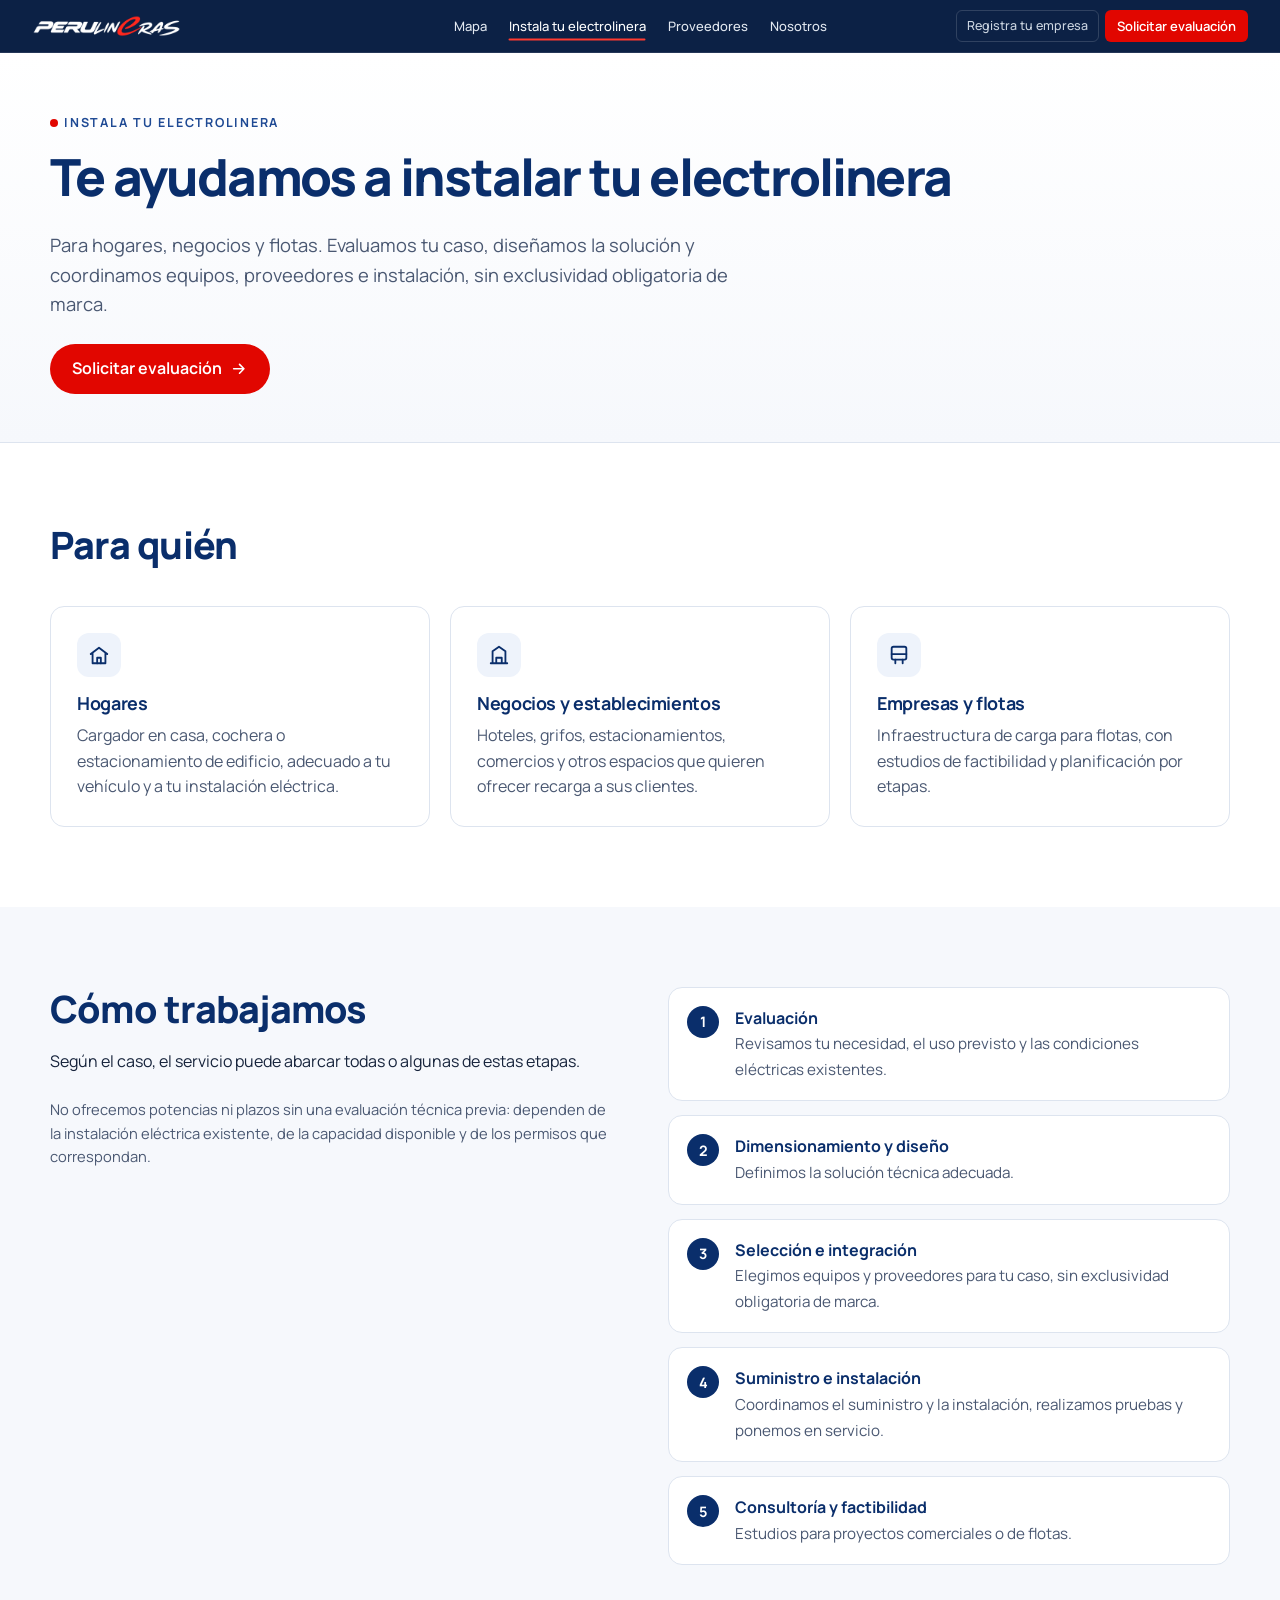
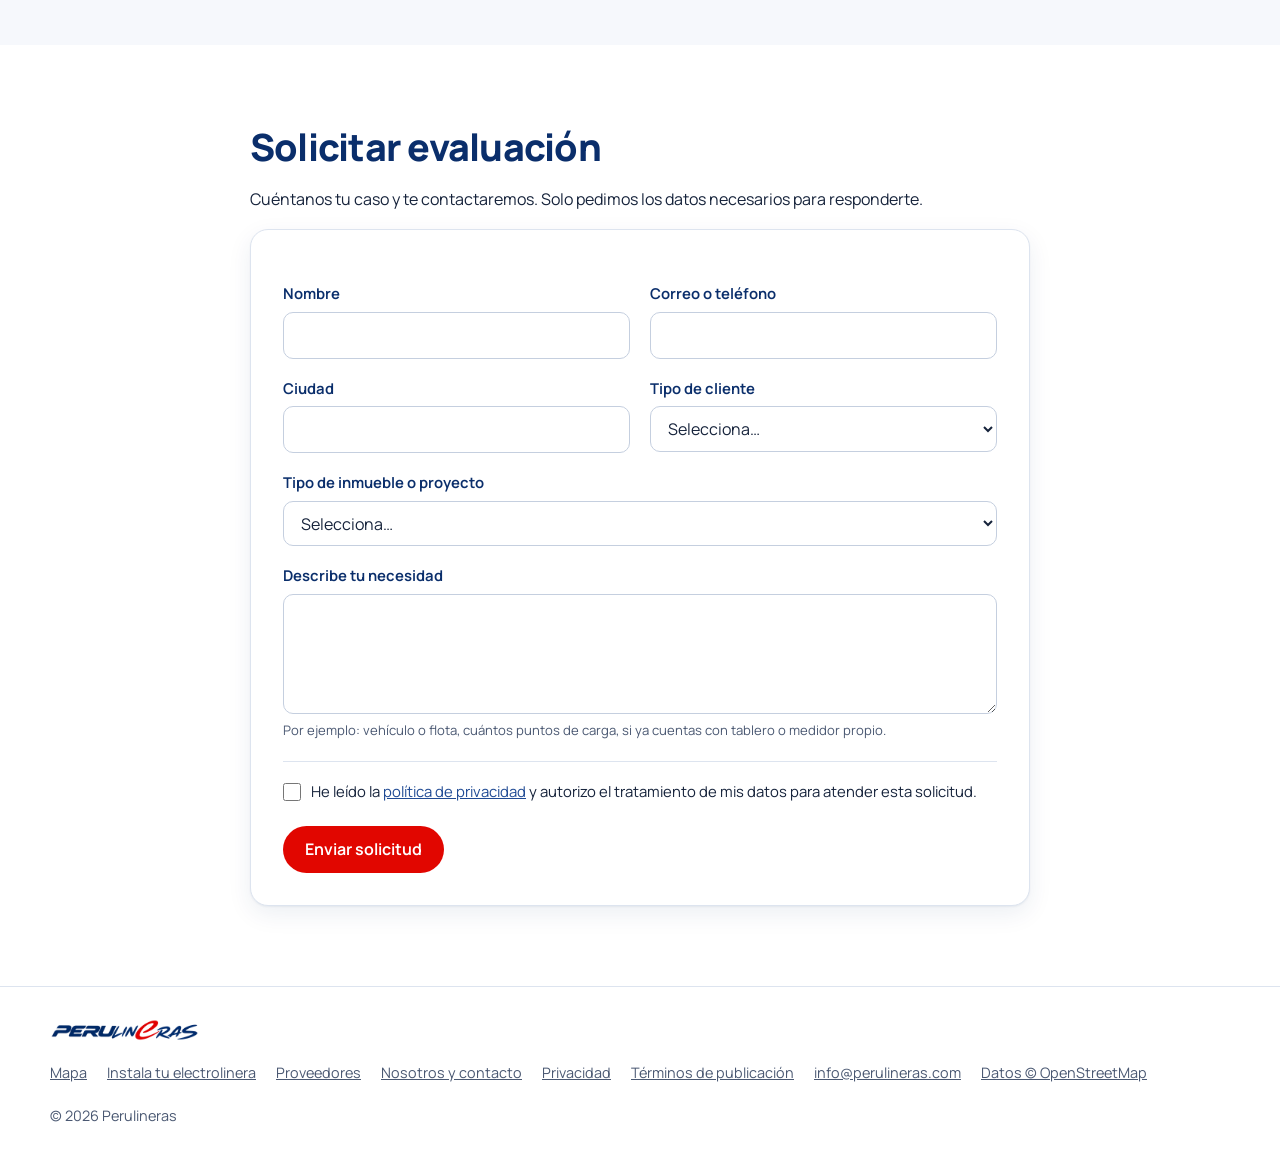
<file: instala/index.html>
<!doctype html>
<html lang="es-PE">
<head>
  <meta charset="utf-8">
  <meta name="viewport" content="width=device-width,initial-scale=1">
  <title>Instala tu electrolinera | Perulineras</title>
  <meta name="description" content="Evaluación, ingeniería, integración e instalación de puntos de recarga para hogares, negocios y flotas en Perú.">
  <link rel="canonical" href="https://www.perulineras.com/instala/">
  <meta name="theme-color" content="#051a3f">
  <meta property="og:type" content="website">
  <meta property="og:locale" content="es_PE">
  <meta property="og:site_name" content="Perulineras">
  <meta property="og:title" content="Instala tu electrolinera | Perulineras">
  <meta property="og:description" content="Evaluación, ingeniería, integración e instalación de puntos de recarga para hogares, negocios y flotas en Perú.">
  <meta property="og:url" content="https://www.perulineras.com/instala/">
  <meta property="og:image" content="https://www.perulineras.com/assets/og-perulineras.png">
  <meta property="og:image:width" content="1200">
  <meta property="og:image:height" content="630">
  <meta name="twitter:card" content="summary_large_image">
  <link rel="icon" type="image/png" sizes="32x32" href="/assets/favicon-32.png">
  <link rel="apple-touch-icon" href="/assets/apple-touch-icon.png">
  <link rel="stylesheet" href="/assets/estilos.css">
</head>
<body>
  <a class="saltar" href="#contenido">Saltar al contenido</a>

  <header class="header">
    <div class="header-interior">
      <a class="marca" href="/" aria-label="Perulineras, inicio">
        <img src="/assets/logo-perulineras-oscuro.png" alt="Perulineras" width="788" height="116">
      </a>
      <nav class="nav" id="nav-principal" aria-label="Principal">
        <a href="/mapa/">Mapa</a>
        <a href="/instala/" aria-current="page">Instala tu electrolinera</a>
        <a href="/proveedores/">Proveedores</a>
        <a href="/nosotros/">Nosotros</a>
        <a class="solo-movil" href="/proveedores/#registro">Registra tu empresa</a>
      </nav>
      <div class="header-acciones">
        <a class="chip" href="/proveedores/#registro">Registra tu empresa</a>
        <a class="boton-header" href="/instala/#solicitud">Solicitar evaluación</a>
        <button class="menu-boton" type="button" aria-expanded="false" aria-controls="nav-principal" aria-label="Abrir menú">
          <svg viewBox="0 0 24 24" fill="none" stroke="currentColor" stroke-width="2" stroke-linecap="round" aria-hidden="true"><path d="M4 7h16M4 12h16M4 17h16"/></svg>
        </button>
      </div>
    </div>
  </header>

  <main id="contenido">
    <section class="pagina-cabecera" aria-labelledby="titulo-instala">
      <div class="contenedor">
        <p class="etiqueta">Instala tu electrolinera</p>
        <h1 id="titulo-instala">Te ayudamos a instalar tu electrolinera</h1>
        <p class="entradilla">Para hogares, negocios y flotas. Evaluamos tu caso, diseñamos la solución y coordinamos equipos, proveedores e instalación, sin exclusividad obligatoria de marca.</p>
        <a class="boton boton-primario" href="#solicitud">Solicitar evaluación <svg viewBox="0 0 24 24" fill="none" stroke="currentColor" stroke-width="2.2" stroke-linecap="round" stroke-linejoin="round" aria-hidden="true"><path d="M5 12h14M13 6l6 6-6 6"/></svg></a>
      </div>
    </section>

    <section class="seccion" aria-labelledby="titulo-para-quien">
      <div class="contenedor">
        <div class="seccion-cabecera">
          <h2 id="titulo-para-quien">Para quién</h2>
        </div>
        <div class="tarjetas">
          <article class="tarjeta">
            <div class="icono"><svg viewBox="0 0 24 24" fill="none" stroke="currentColor" stroke-width="2" stroke-linecap="round" stroke-linejoin="round" aria-hidden="true"><path d="M3 11l9-7 9 7M5 10v11h14V10"/><path d="M10 21v-6h4v6"/></svg></div>
            <h3>Hogares</h3>
            <p>Cargador en casa, cochera o estacionamiento de edificio, adecuado a tu vehículo y a tu instalación eléctrica.</p>
          </article>
          <article class="tarjeta">
            <div class="icono"><svg viewBox="0 0 24 24" fill="none" stroke="currentColor" stroke-width="2" stroke-linecap="round" stroke-linejoin="round" aria-hidden="true"><path d="M3 21h18M5 21V8l7-5 7 5v13M9 21v-6h6v6"/></svg></div>
            <h3>Negocios y establecimientos</h3>
            <p>Hoteles, grifos, estacionamientos, comercios y otros espacios que quieren ofrecer recarga a sus clientes.</p>
          </article>
          <article class="tarjeta">
            <div class="icono"><svg viewBox="0 0 24 24" fill="none" stroke="currentColor" stroke-width="2" stroke-linecap="round" stroke-linejoin="round" aria-hidden="true"><rect x="4" y="3" width="16" height="14" rx="2"/><path d="M4 11h16M8 21v-4M16 21v-4"/></svg></div>
            <h3>Empresas y flotas</h3>
            <p>Infraestructura de carga para flotas, con estudios de factibilidad y planificación por etapas.</p>
          </article>
        </div>
      </div>
    </section>

    <section class="seccion seccion-alt" aria-labelledby="titulo-como">
      <div class="contenedor dos-columnas">
        <div>
          <h2 id="titulo-como">Cómo trabajamos</h2>
          <p>Según el caso, el servicio puede abarcar todas o algunas de estas etapas.</p>
          <p class="nota">No ofrecemos potencias ni plazos sin una evaluación técnica previa: dependen de la instalación eléctrica existente, de la capacidad disponible y de los permisos que correspondan.</p>
        </div>
        <ol class="pasos">
          <li><strong>Evaluación</strong><span>Revisamos tu necesidad, el uso previsto y las condiciones eléctricas existentes.</span></li>
          <li><strong>Dimensionamiento y diseño</strong><span>Definimos la solución técnica adecuada.</span></li>
          <li><strong>Selección e integración</strong><span>Elegimos equipos y proveedores para tu caso, sin exclusividad obligatoria de marca.</span></li>
          <li><strong>Suministro e instalación</strong><span>Coordinamos el suministro y la instalación, realizamos pruebas y ponemos en servicio.</span></li>
          <li><strong>Consultoría y factibilidad</strong><span>Estudios para proyectos comerciales o de flotas.</span></li>
        </ol>
      </div>
    </section>

    <section class="seccion" id="solicitud" aria-labelledby="titulo-solicitud">
      <div class="contenedor estrecho">
        <h2 id="titulo-solicitud">Solicitar evaluación</h2>
        <p>Cuéntanos tu caso y te contactaremos. Solo pedimos los datos necesarios para responderte.</p>
        <form class="formulario" data-solicitud data-asunto="Solicitud de evaluación — Instala tu electrolinera">
          <div class="aviso" data-pendiente hidden>
            <p><strong>Envío aún no habilitado.</strong> Estamos configurando el canal de contacto comercial. Este formulario muestra la información que solicitaremos; todavía no envía datos.</p>
          </div>
          <fieldset>
            <legend class="sr">Datos de la solicitud</legend>
            <div class="campos-form">
              <div class="campo">
                <label for="ev-nombre">Nombre</label>
                <input id="ev-nombre" name="nombre" data-etiqueta="Nombre" autocomplete="name" required>
              </div>
              <div class="campo">
                <label for="ev-contacto">Correo o teléfono</label>
                <input id="ev-contacto" name="contacto" data-etiqueta="Contacto" required>
              </div>
              <div class="campo">
                <label for="ev-ciudad">Ciudad</label>
                <input id="ev-ciudad" name="ciudad" data-etiqueta="Ciudad" autocomplete="address-level2" required>
              </div>
              <div class="campo">
                <label for="ev-cliente">Tipo de cliente</label>
                <select id="ev-cliente" name="tipo_cliente" data-etiqueta="Tipo de cliente" required>
                  <option value="">Selecciona…</option>
                  <option>Particular</option>
                  <option>Negocio o establecimiento</option>
                  <option>Empresa con flota</option>
                  <option>Entidad pública</option>
                  <option>Otro</option>
                </select>
              </div>
              <div class="campo campo-ancho">
                <label for="ev-inmueble">Tipo de inmueble o proyecto</label>
                <select id="ev-inmueble" name="tipo_proyecto" data-etiqueta="Tipo de inmueble o proyecto" required>
                  <option value="">Selecciona…</option>
                  <option>Casa</option>
                  <option>Edificio o condominio</option>
                  <option>Estacionamiento</option>
                  <option>Hotel</option>
                  <option>Grifo o estación de servicio</option>
                  <option>Comercio</option>
                  <option>Flota o base operativa</option>
                  <option>Otro</option>
                </select>
              </div>
              <div class="campo campo-ancho">
                <label for="ev-descripcion">Describe tu necesidad</label>
                <textarea id="ev-descripcion" name="descripcion" data-etiqueta="Descripción" required></textarea>
                <span class="ayuda">Por ejemplo: vehículo o flota, cuántos puntos de carga, si ya cuentas con tablero o medidor propio.</span>
              </div>
            </div>
            <div class="consentimientos">
            <label class="opcion"><input type="checkbox" name="privacidad" data-etiqueta="Acepta la política de privacidad (v0.1)" required> <span>He leído la <a href="/privacidad/" target="_blank">política de privacidad</a> y autorizo el tratamiento de mis datos para atender esta solicitud.</span></label>
            </div>
            <button class="boton boton-primario" type="submit">Enviar solicitud</button>
          </fieldset>
          <div class="aviso aviso-ok" data-resultado hidden role="status">
            <p>Se abrió tu programa de correo con la solicitud preparada. <strong>Envía ese mensaje para completarla.</strong> Si no se abrió, escríbenos a <a href="mailto:info@perulineras.com">info@perulineras.com</a>.</p>
          </div>
        </form>
      </div>
    </section>
  </main>

  <footer class="footer">
    <div class="contenedor footer-interior">
      <img src="/assets/logo-perulineras.png" alt="Perulineras" width="788" height="116">
      <nav aria-label="Pie de página">
        <a href="/mapa/">Mapa</a>
        <a href="/instala/">Instala tu electrolinera</a>
        <a href="/proveedores/">Proveedores</a>
        <a href="/nosotros/">Nosotros y contacto</a>
        <a href="/privacidad/">Privacidad</a>
        <a href="/terminos/">Términos de publicación</a>
        <a href="mailto:info@perulineras.com">info@perulineras.com</a>
        <a href="https://www.openstreetmap.org/copyright" target="_blank" rel="noopener">Datos © OpenStreetMap</a>
      </nav>
      <span>© 2026 Perulineras</span>
    </div>
  </footer>

  <script src="/assets/sitio.js"></script>
</body>
</html>
</file>
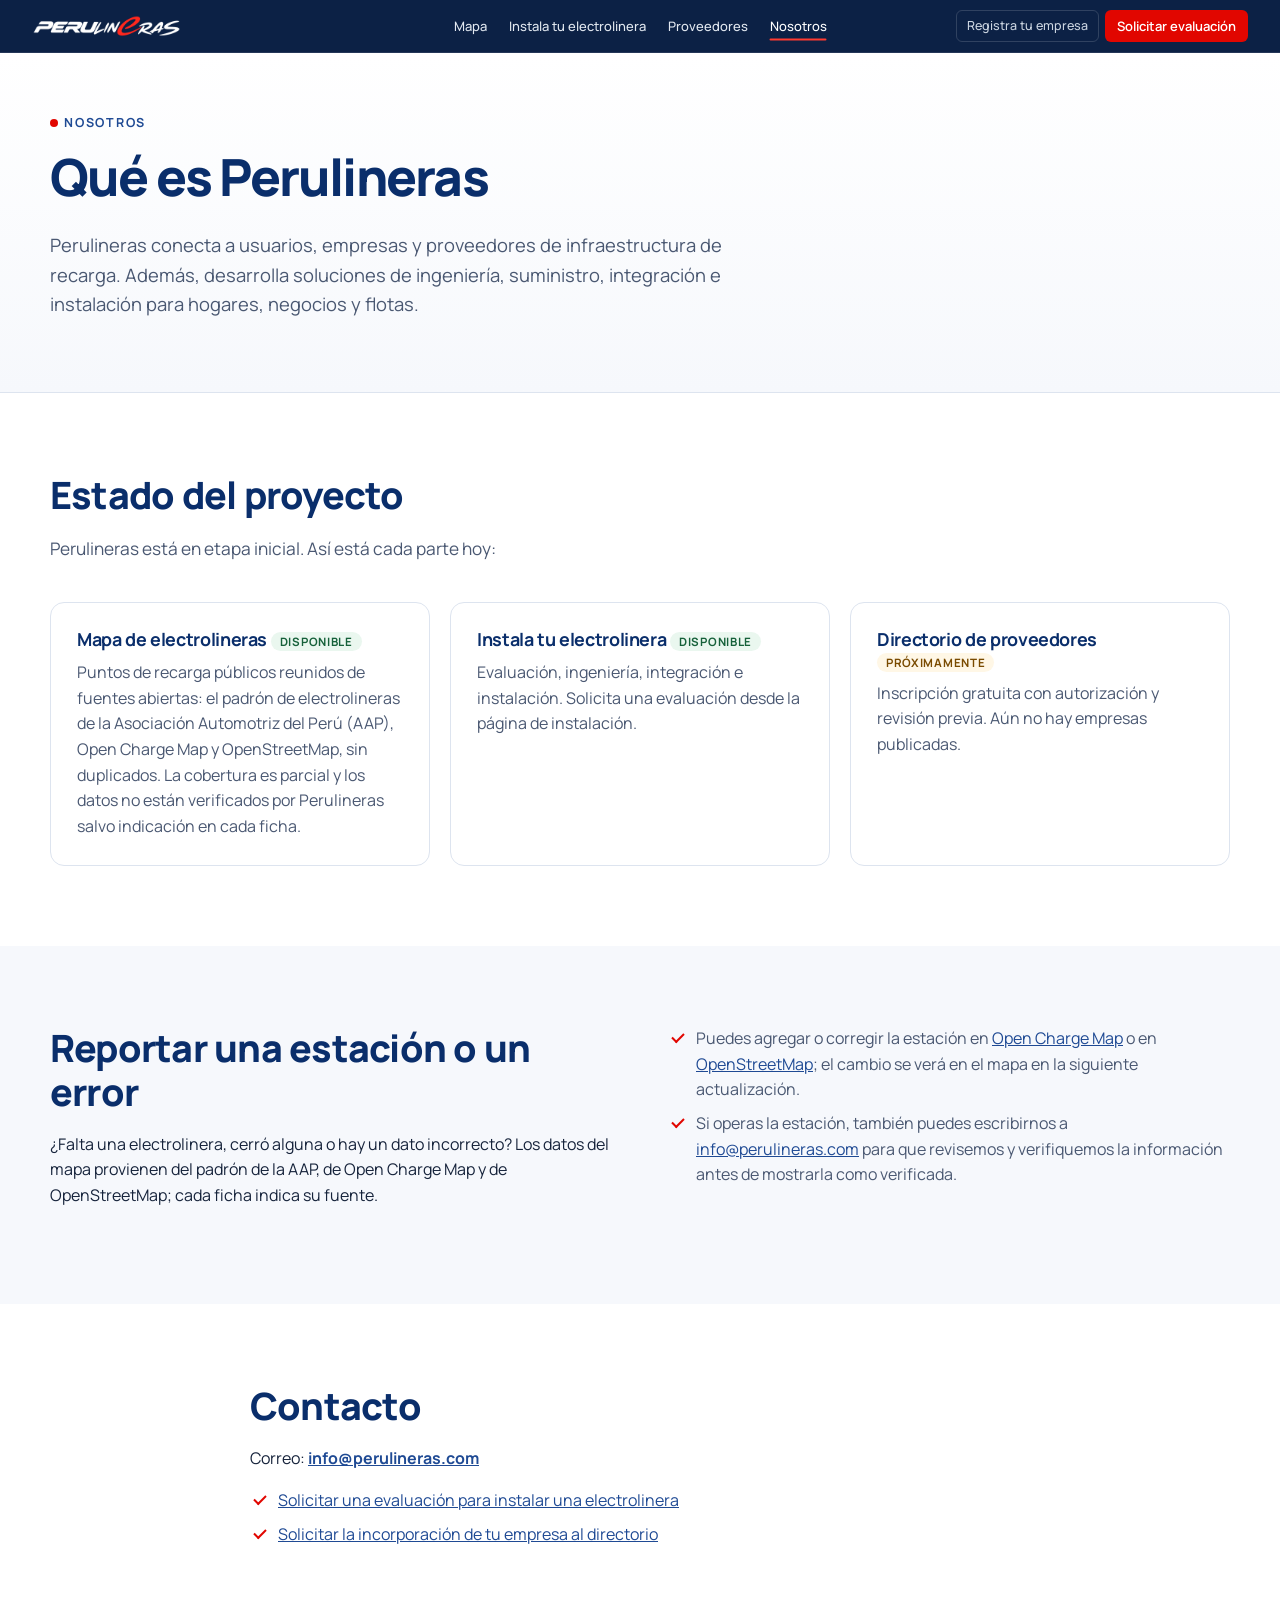
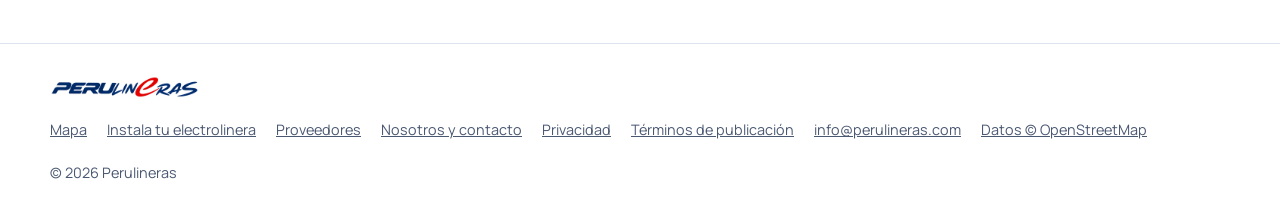
<file: nosotros/index.html>
<!doctype html>
<html lang="es-PE">
<head>
  <meta charset="utf-8">
  <meta name="viewport" content="width=device-width,initial-scale=1">
  <title>Nosotros y contacto | Perulineras</title>
  <meta name="description" content="Qué es Perulineras, en qué etapa está el proyecto y cómo contactarnos.">
  <link rel="canonical" href="https://www.perulineras.com/nosotros/">
  <meta name="theme-color" content="#051a3f">
  <meta property="og:type" content="website">
  <meta property="og:locale" content="es_PE">
  <meta property="og:site_name" content="Perulineras">
  <meta property="og:title" content="Nosotros y contacto | Perulineras">
  <meta property="og:description" content="Qué es Perulineras, en qué etapa está el proyecto y cómo contactarnos.">
  <meta property="og:url" content="https://www.perulineras.com/nosotros/">
  <meta property="og:image" content="https://www.perulineras.com/assets/og-perulineras.png">
  <meta property="og:image:width" content="1200">
  <meta property="og:image:height" content="630">
  <meta name="twitter:card" content="summary_large_image">
  <link rel="icon" type="image/png" sizes="32x32" href="/assets/favicon-32.png">
  <link rel="apple-touch-icon" href="/assets/apple-touch-icon.png">
  <link rel="stylesheet" href="/assets/estilos.css">
</head>
<body>
  <a class="saltar" href="#contenido">Saltar al contenido</a>

  <header class="header">
    <div class="header-interior">
      <a class="marca" href="/" aria-label="Perulineras, inicio">
        <img src="/assets/logo-perulineras-oscuro.png" alt="Perulineras" width="788" height="116">
      </a>
      <nav class="nav" id="nav-principal" aria-label="Principal">
        <a href="/mapa/">Mapa</a>
        <a href="/instala/">Instala tu electrolinera</a>
        <a href="/proveedores/">Proveedores</a>
        <a href="/nosotros/" aria-current="page">Nosotros</a>
        <a class="solo-movil" href="/proveedores/#registro">Registra tu empresa</a>
      </nav>
      <div class="header-acciones">
        <a class="chip" href="/proveedores/#registro">Registra tu empresa</a>
        <a class="boton-header" href="/instala/#solicitud">Solicitar evaluación</a>
        <button class="menu-boton" type="button" aria-expanded="false" aria-controls="nav-principal" aria-label="Abrir menú">
          <svg viewBox="0 0 24 24" fill="none" stroke="currentColor" stroke-width="2" stroke-linecap="round" aria-hidden="true"><path d="M4 7h16M4 12h16M4 17h16"/></svg>
        </button>
      </div>
    </div>
  </header>

  <main id="contenido">
    <section class="pagina-cabecera" aria-labelledby="titulo-nosotros">
      <div class="contenedor">
        <p class="etiqueta">Nosotros</p>
        <h1 id="titulo-nosotros">Qué es Perulineras</h1>
        <p class="entradilla">Perulineras conecta a usuarios, empresas y proveedores de infraestructura de recarga. Además, desarrolla soluciones de ingeniería, suministro, integración e instalación para hogares, negocios y flotas.</p>
      </div>
    </section>

    <section class="seccion" aria-labelledby="titulo-estado">
      <div class="contenedor">
        <div class="seccion-cabecera">
          <h2 id="titulo-estado">Estado del proyecto</h2>
          <p>Perulineras está en etapa inicial. Así está cada parte hoy:</p>
        </div>
        <div class="tarjetas">
          <article class="tarjeta">
            <h3>Mapa de electrolineras <span class="estado estado-disponible">Disponible</span></h3>
            <p>Puntos de recarga públicos reunidos de fuentes abiertas: el padrón de electrolineras de la Asociación Automotriz del Perú (AAP), Open Charge Map y OpenStreetMap, sin duplicados. La cobertura es parcial y los datos no están verificados por Perulineras salvo indicación en cada ficha.</p>
          </article>
          <article class="tarjeta">
            <h3>Instala tu electrolinera <span class="estado estado-disponible">Disponible</span></h3>
            <p>Evaluación, ingeniería, integración e instalación. Solicita una evaluación desde la página de instalación.</p>
          </article>
          <article class="tarjeta">
            <h3>Directorio de proveedores <span class="estado estado-proximamente">Próximamente</span></h3>
            <p>Inscripción gratuita con autorización y revisión previa. Aún no hay empresas publicadas.</p>
          </article>
        </div>
      </div>
    </section>

    <section class="seccion seccion-alt" id="reportar" aria-labelledby="titulo-reportar">
      <div class="contenedor dos-columnas">
        <div>
          <h2 id="titulo-reportar">Reportar una estación o un error</h2>
          <p>¿Falta una electrolinera, cerró alguna o hay un dato incorrecto? Los datos del mapa provienen del padrón de la AAP, de Open Charge Map y de OpenStreetMap; cada ficha indica su fuente.</p>
        </div>
        <div>
          <ul class="lista-check">
            <li>Puedes agregar o corregir la estación en <a href="https://openchargemap.org/" target="_blank" rel="noopener">Open Charge Map</a> o en <a href="https://wiki.openstreetmap.org/wiki/ES:Tag:amenity%3Dcharging_station" target="_blank" rel="noopener">OpenStreetMap</a>; el cambio se verá en el mapa en la siguiente actualización.</li>
            <li>Si operas la estación, también puedes escribirnos a <a href="mailto:info@perulineras.com">info@perulineras.com</a> para que revisemos y verifiquemos la información antes de mostrarla como verificada.</li>
          </ul>
        </div>
      </div>
    </section>

    <section class="seccion" id="contacto" aria-labelledby="titulo-contacto">
      <div class="contenedor estrecho">
        <h2 id="titulo-contacto">Contacto</h2>
        <p>Correo: <strong><a href="mailto:info@perulineras.com">info@perulineras.com</a></strong></p>
        <ul class="lista-check">
          <li><a href="/instala/#solicitud">Solicitar una evaluación para instalar una electrolinera</a></li>
          <li><a href="/proveedores/#registro">Solicitar la incorporación de tu empresa al directorio</a></li>
        </ul>
      </div>
    </section>
  </main>

  <footer class="footer">
    <div class="contenedor footer-interior">
      <img src="/assets/logo-perulineras.png" alt="Perulineras" width="788" height="116">
      <nav aria-label="Pie de página">
        <a href="/mapa/">Mapa</a>
        <a href="/instala/">Instala tu electrolinera</a>
        <a href="/proveedores/">Proveedores</a>
        <a href="/nosotros/">Nosotros y contacto</a>
        <a href="/privacidad/">Privacidad</a>
        <a href="/terminos/">Términos de publicación</a>
        <a href="mailto:info@perulineras.com">info@perulineras.com</a>
        <a href="https://www.openstreetmap.org/copyright" target="_blank" rel="noopener">Datos © OpenStreetMap</a>
      </nav>
      <span>© 2026 Perulineras</span>
    </div>
  </footer>

  <script src="/assets/sitio.js"></script>
</body>
</html>
</file>
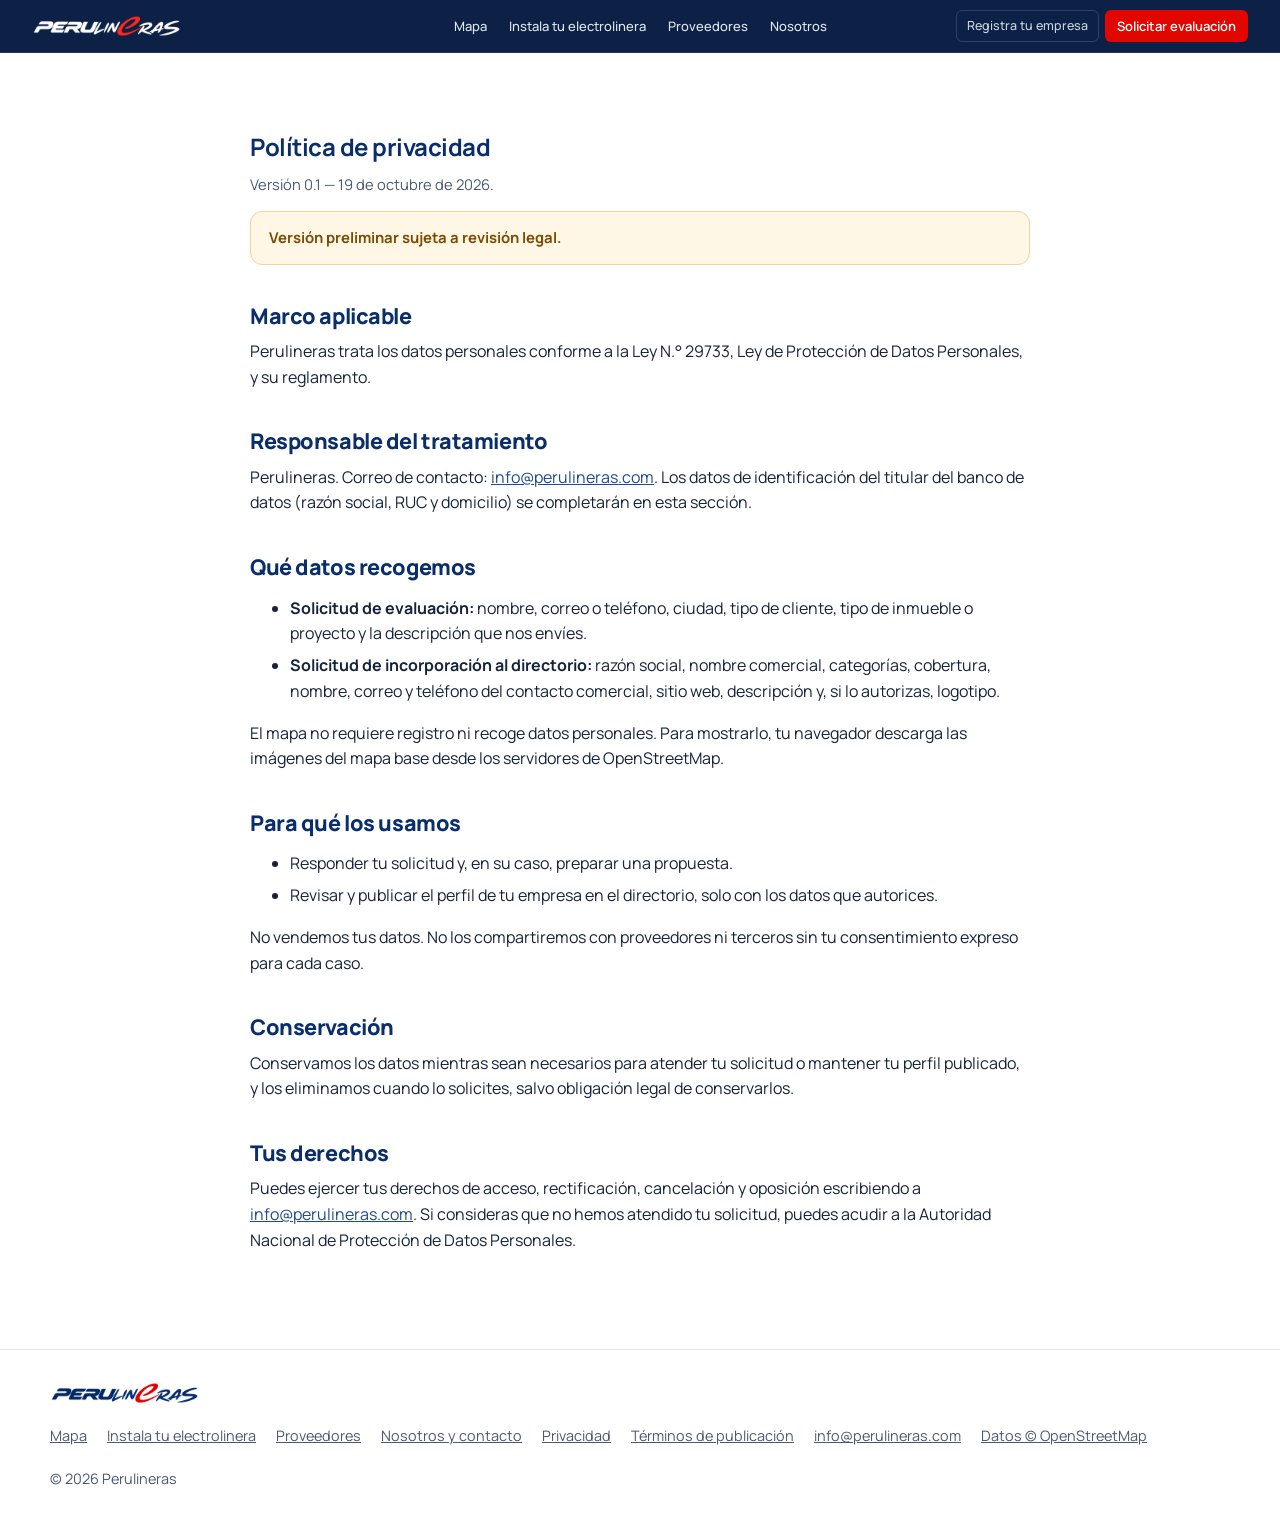
<file: privacidad/index.html>
<!doctype html>
<html lang="es-PE">
<head>
  <meta charset="utf-8">
  <meta name="viewport" content="width=device-width,initial-scale=1">
  <title>Política de privacidad | Perulineras</title>
  <meta name="description" content="Cómo trata Perulineras los datos personales que recibe a través de sus formularios.">
  <link rel="canonical" href="https://www.perulineras.com/privacidad/">
  <meta name="theme-color" content="#051a3f">
  <meta property="og:type" content="website">
  <meta property="og:locale" content="es_PE">
  <meta property="og:site_name" content="Perulineras">
  <meta property="og:title" content="Política de privacidad | Perulineras">
  <meta property="og:description" content="Cómo trata Perulineras los datos personales que recibe a través de sus formularios.">
  <meta property="og:url" content="https://www.perulineras.com/privacidad/">
  <meta property="og:image" content="https://www.perulineras.com/assets/og-perulineras.png">
  <meta property="og:image:width" content="1200">
  <meta property="og:image:height" content="630">
  <meta name="twitter:card" content="summary_large_image">
  <link rel="icon" type="image/png" sizes="32x32" href="/assets/favicon-32.png">
  <link rel="apple-touch-icon" href="/assets/apple-touch-icon.png">
  <link rel="stylesheet" href="/assets/estilos.css">
</head>
<body>
  <a class="saltar" href="#contenido">Saltar al contenido</a>

  <header class="header">
    <div class="header-interior">
      <a class="marca" href="/" aria-label="Perulineras, inicio">
        <img src="/assets/logo-perulineras-oscuro.png" alt="Perulineras" width="788" height="116">
      </a>
      <nav class="nav" id="nav-principal" aria-label="Principal">
        <a href="/mapa/">Mapa</a>
        <a href="/instala/">Instala tu electrolinera</a>
        <a href="/proveedores/">Proveedores</a>
        <a href="/nosotros/">Nosotros</a>
        <a class="solo-movil" href="/proveedores/#registro">Registra tu empresa</a>
      </nav>
      <div class="header-acciones">
        <a class="chip" href="/proveedores/#registro">Registra tu empresa</a>
        <a class="boton-header" href="/instala/#solicitud">Solicitar evaluación</a>
        <button class="menu-boton" type="button" aria-expanded="false" aria-controls="nav-principal" aria-label="Abrir menú">
          <svg viewBox="0 0 24 24" fill="none" stroke="currentColor" stroke-width="2" stroke-linecap="round" aria-hidden="true"><path d="M4 7h16M4 12h16M4 17h16"/></svg>
        </button>
      </div>
    </div>
  </header>

  <main id="contenido">
    <section class="seccion">
      <div class="contenedor estrecho texto-legal">
        <h1>Política de privacidad</h1>
        <p class="version">Versión 0.1 — 19 de octubre de 2026.</p>
        <div class="aviso"><p><strong>Versión preliminar sujeta a revisión legal.</strong></p></div>

        <h2>Marco aplicable</h2>
        <p>Perulineras trata los datos personales conforme a la Ley N.° 29733, Ley de Protección de Datos Personales, y su reglamento.</p>

        <h2>Responsable del tratamiento</h2>
        <p>Perulineras. Correo de contacto: <a href="mailto:info@perulineras.com">info@perulineras.com</a>. Los datos de identificación del titular del banco de datos (razón social, RUC y domicilio) se completarán en esta sección.</p>

        <h2>Qué datos recogemos</h2>
        <ul>
          <li><strong>Solicitud de evaluación:</strong> nombre, correo o teléfono, ciudad, tipo de cliente, tipo de inmueble o proyecto y la descripción que nos envíes.</li>
          <li><strong>Solicitud de incorporación al directorio:</strong> razón social, nombre comercial, categorías, cobertura, nombre, correo y teléfono del contacto comercial, sitio web, descripción y, si lo autorizas, logotipo.</li>
        </ul>
        <p>El mapa no requiere registro ni recoge datos personales. Para mostrarlo, tu navegador descarga las imágenes del mapa base desde los servidores de OpenStreetMap.</p>

        <h2>Para qué los usamos</h2>
        <ul>
          <li>Responder tu solicitud y, en su caso, preparar una propuesta.</li>
          <li>Revisar y publicar el perfil de tu empresa en el directorio, solo con los datos que autorices.</li>
        </ul>
        <p>No vendemos tus datos. No los compartiremos con proveedores ni terceros sin tu consentimiento expreso para cada caso.</p>

        <h2>Conservación</h2>
        <p>Conservamos los datos mientras sean necesarios para atender tu solicitud o mantener tu perfil publicado, y los eliminamos cuando lo solicites, salvo obligación legal de conservarlos.</p>

        <h2>Tus derechos</h2>
        <p>Puedes ejercer tus derechos de acceso, rectificación, cancelación y oposición escribiendo a <a href="mailto:info@perulineras.com">info@perulineras.com</a>. Si consideras que no hemos atendido tu solicitud, puedes acudir a la Autoridad Nacional de Protección de Datos Personales.</p>
      </div>
    </section>
  </main>

  <footer class="footer">
    <div class="contenedor footer-interior">
      <img src="/assets/logo-perulineras.png" alt="Perulineras" width="788" height="116">
      <nav aria-label="Pie de página">
        <a href="/mapa/">Mapa</a>
        <a href="/instala/">Instala tu electrolinera</a>
        <a href="/proveedores/">Proveedores</a>
        <a href="/nosotros/">Nosotros y contacto</a>
        <a href="/privacidad/">Privacidad</a>
        <a href="/terminos/">Términos de publicación</a>
        <a href="mailto:info@perulineras.com">info@perulineras.com</a>
        <a href="https://www.openstreetmap.org/copyright" target="_blank" rel="noopener">Datos © OpenStreetMap</a>
      </nav>
      <span>© 2026 Perulineras</span>
    </div>
  </footer>

  <script src="/assets/sitio.js"></script>
</body>
</html>
</file>
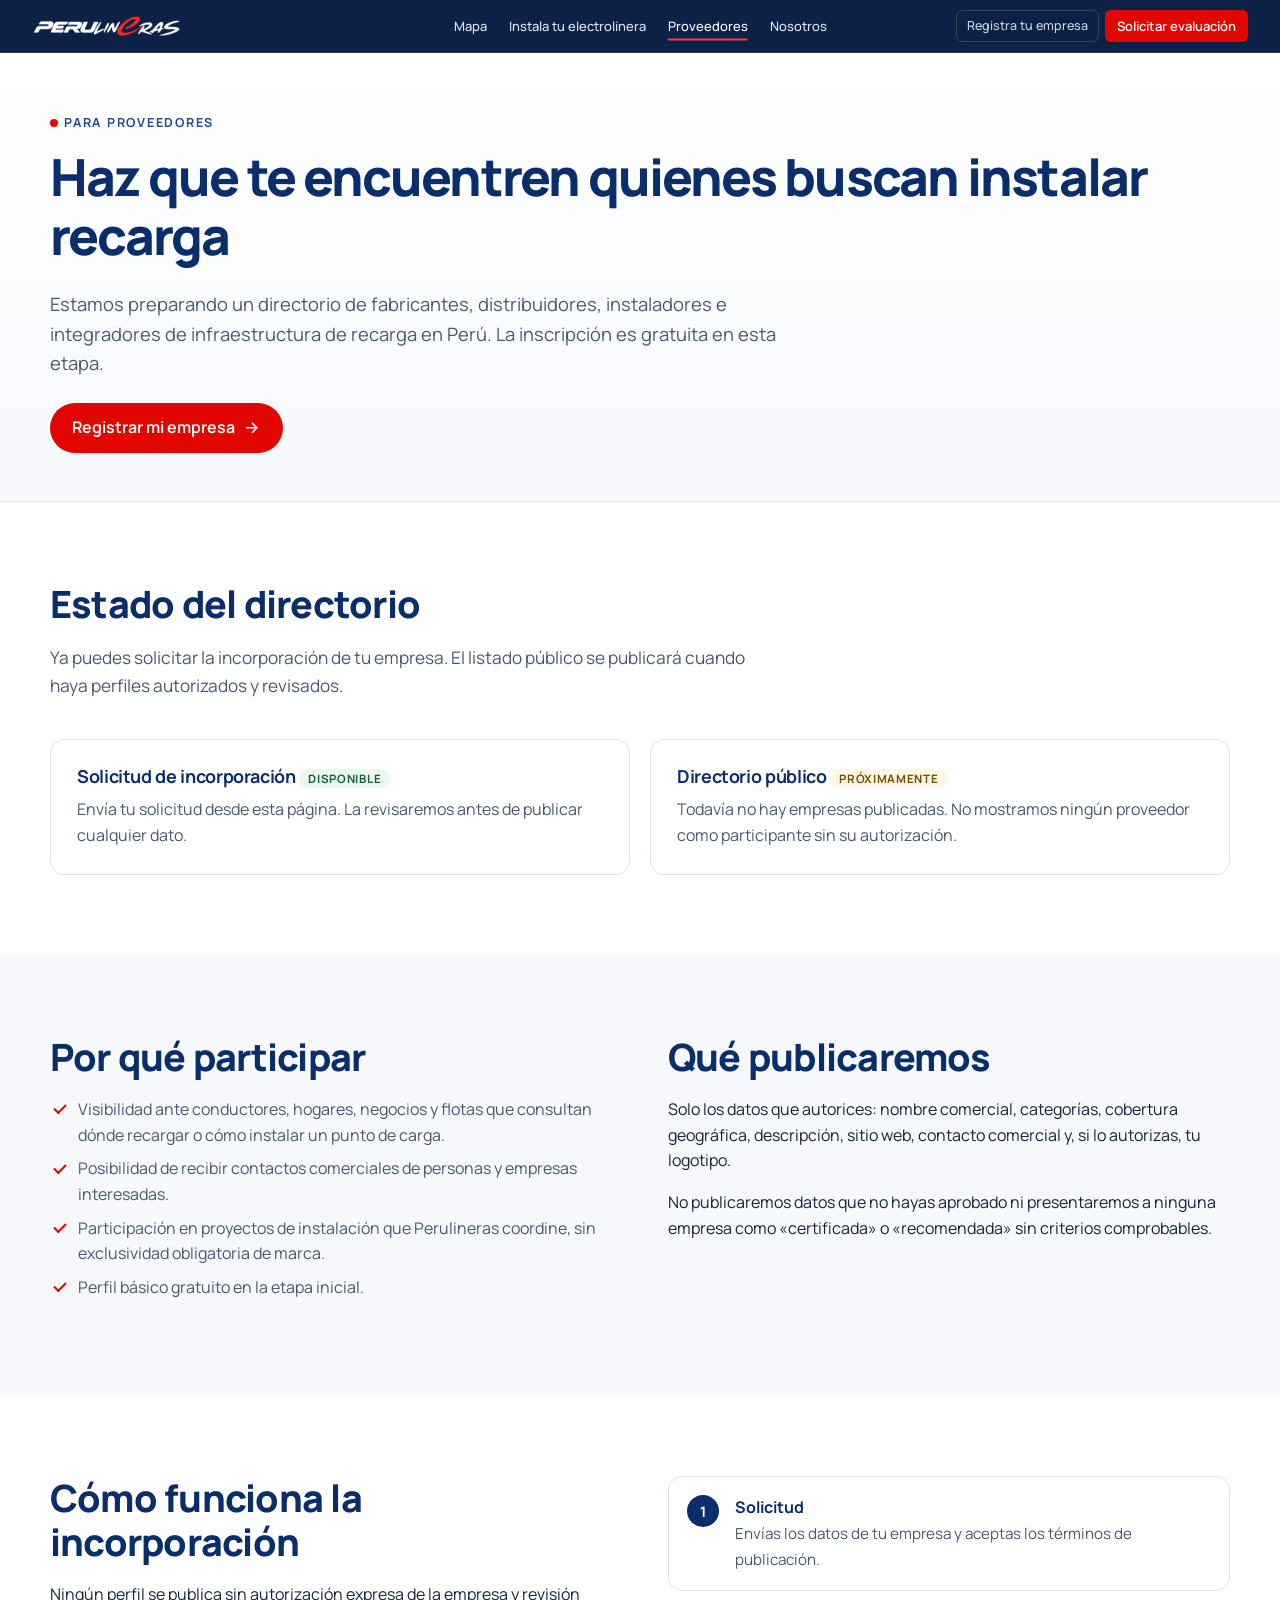
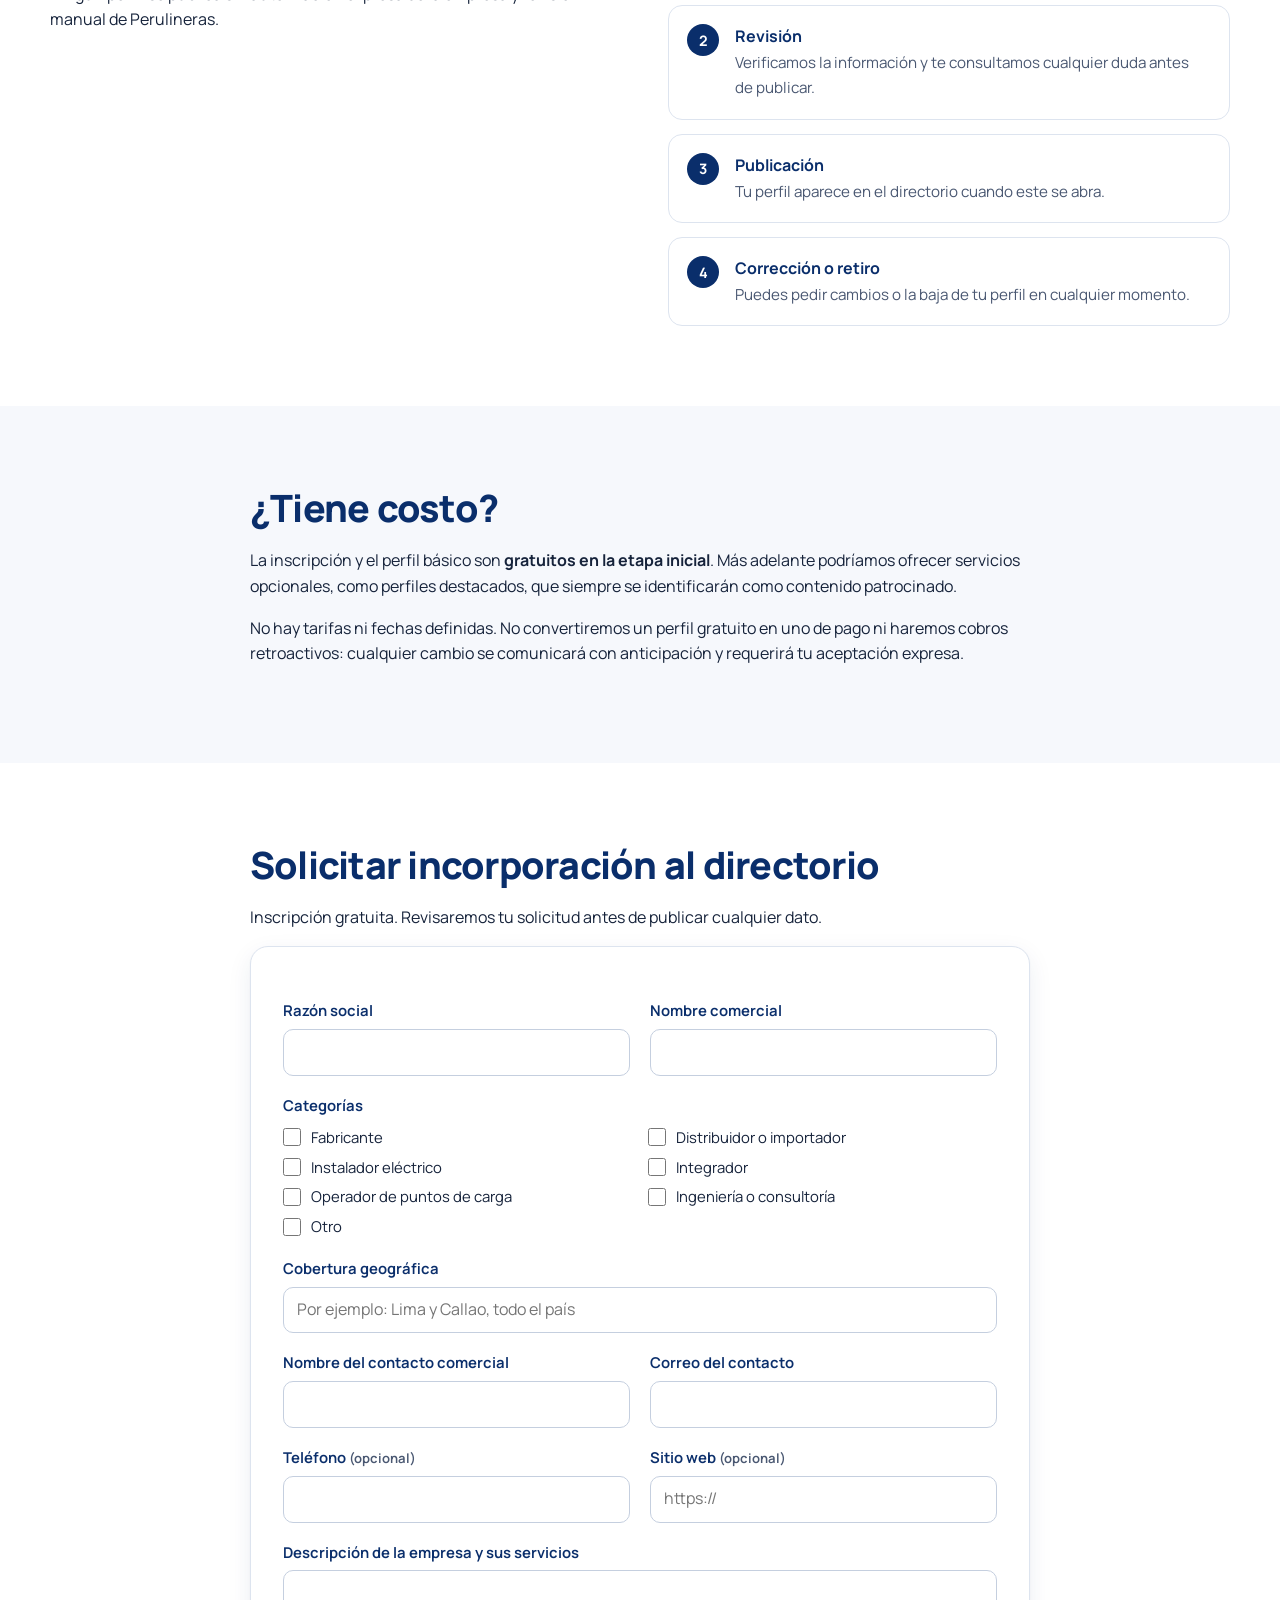
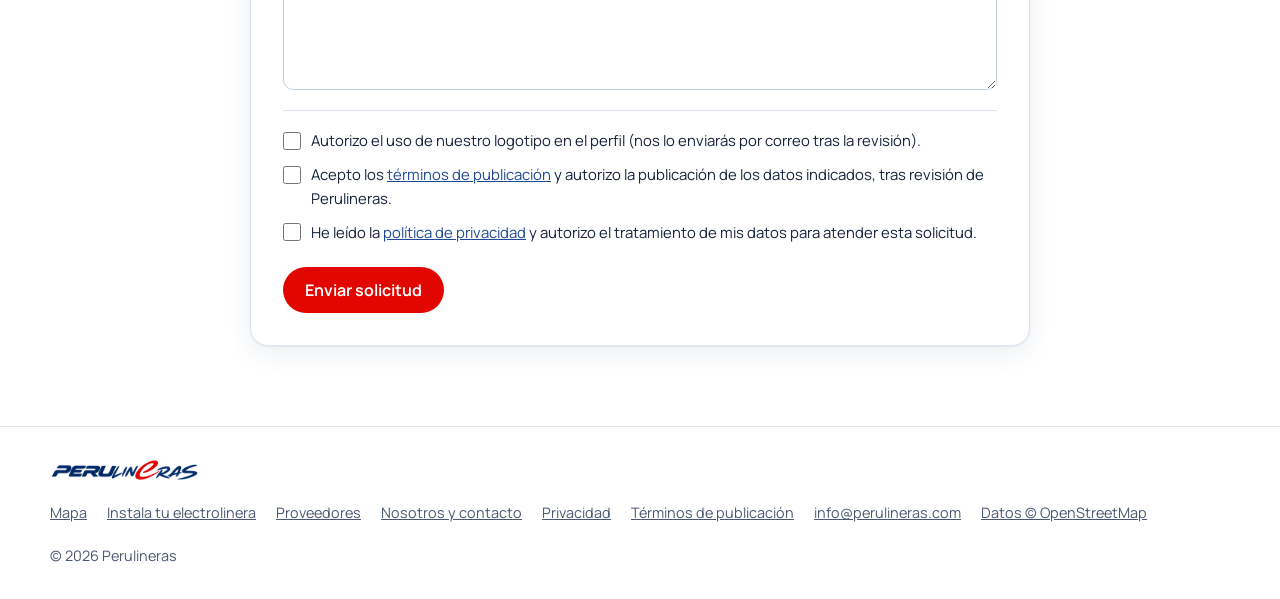
<file: proveedores/index.html>
<!doctype html>
<html lang="es-PE">
<head>
  <meta charset="utf-8">
  <meta name="viewport" content="width=device-width,initial-scale=1">
  <title>Para proveedores de recarga eléctrica | Perulineras</title>
  <meta name="description" content="Inscripción gratuita en el directorio de proveedores de infraestructura de recarga de Perulineras, con autorización y revisión previa.">
  <link rel="canonical" href="https://www.perulineras.com/proveedores/">
  <meta name="theme-color" content="#051a3f">
  <meta property="og:type" content="website">
  <meta property="og:locale" content="es_PE">
  <meta property="og:site_name" content="Perulineras">
  <meta property="og:title" content="Para proveedores de recarga eléctrica | Perulineras">
  <meta property="og:description" content="Inscripción gratuita en el directorio de proveedores de infraestructura de recarga de Perulineras, con autorización y revisión previa.">
  <meta property="og:url" content="https://www.perulineras.com/proveedores/">
  <meta property="og:image" content="https://www.perulineras.com/assets/og-perulineras.png">
  <meta property="og:image:width" content="1200">
  <meta property="og:image:height" content="630">
  <meta name="twitter:card" content="summary_large_image">
  <link rel="icon" type="image/png" sizes="32x32" href="/assets/favicon-32.png">
  <link rel="apple-touch-icon" href="/assets/apple-touch-icon.png">
  <link rel="stylesheet" href="/assets/estilos.css">
</head>
<body>
  <a class="saltar" href="#contenido">Saltar al contenido</a>

  <header class="header">
    <div class="header-interior">
      <a class="marca" href="/" aria-label="Perulineras, inicio">
        <img src="/assets/logo-perulineras-oscuro.png" alt="Perulineras" width="788" height="116">
      </a>
      <nav class="nav" id="nav-principal" aria-label="Principal">
        <a href="/mapa/">Mapa</a>
        <a href="/instala/">Instala tu electrolinera</a>
        <a href="/proveedores/" aria-current="page">Proveedores</a>
        <a href="/nosotros/">Nosotros</a>
        <a class="solo-movil" href="/proveedores/#registro">Registra tu empresa</a>
      </nav>
      <div class="header-acciones">
        <a class="chip" href="/proveedores/#registro">Registra tu empresa</a>
        <a class="boton-header" href="/instala/#solicitud">Solicitar evaluación</a>
        <button class="menu-boton" type="button" aria-expanded="false" aria-controls="nav-principal" aria-label="Abrir menú">
          <svg viewBox="0 0 24 24" fill="none" stroke="currentColor" stroke-width="2" stroke-linecap="round" aria-hidden="true"><path d="M4 7h16M4 12h16M4 17h16"/></svg>
        </button>
      </div>
    </div>
  </header>

  <main id="contenido">
    <section class="pagina-cabecera" aria-labelledby="titulo-proveedores">
      <div class="contenedor">
        <p class="etiqueta">Para proveedores</p>
        <h1 id="titulo-proveedores">Haz que te encuentren quienes buscan instalar recarga</h1>
        <p class="entradilla">Estamos preparando un directorio de fabricantes, distribuidores, instaladores e integradores de infraestructura de recarga en Perú. La inscripción es gratuita en esta etapa.</p>
        <a class="boton boton-primario" href="#registro">Registrar mi empresa <svg viewBox="0 0 24 24" fill="none" stroke="currentColor" stroke-width="2.2" stroke-linecap="round" stroke-linejoin="round" aria-hidden="true"><path d="M5 12h14M13 6l6 6-6 6"/></svg></a>
      </div>
    </section>

    <section class="seccion" aria-labelledby="titulo-estado">
      <div class="contenedor">
        <div class="seccion-cabecera">
          <h2 id="titulo-estado">Estado del directorio</h2>
          <p>Ya puedes solicitar la incorporación de tu empresa. El listado público se publicará cuando haya perfiles autorizados y revisados.</p>
        </div>
        <div class="tarjetas tarjetas-2">
          <article class="tarjeta">
            <h3>Solicitud de incorporación <span class="estado estado-disponible">Disponible</span></h3>
            <p>Envía tu solicitud desde esta página. La revisaremos antes de publicar cualquier dato.</p>
          </article>
          <article class="tarjeta">
            <h3>Directorio público <span class="estado estado-proximamente">Próximamente</span></h3>
            <p>Todavía no hay empresas publicadas. No mostramos ningún proveedor como participante sin su autorización.</p>
          </article>
        </div>
      </div>
    </section>

    <section class="seccion seccion-alt" aria-labelledby="titulo-por-que">
      <div class="contenedor dos-columnas">
        <div>
          <h2 id="titulo-por-que">Por qué participar</h2>
          <ul class="lista-check">
            <li>Visibilidad ante conductores, hogares, negocios y flotas que consultan dónde recargar o cómo instalar un punto de carga.</li>
            <li>Posibilidad de recibir contactos comerciales de personas y empresas interesadas.</li>
            <li>Participación en proyectos de instalación que Perulineras coordine, sin exclusividad obligatoria de marca.</li>
            <li>Perfil básico gratuito en la etapa inicial.</li>
          </ul>
        </div>
        <div>
          <h2>Qué publicaremos</h2>
          <p>Solo los datos que autorices: nombre comercial, categorías, cobertura geográfica, descripción, sitio web, contacto comercial y, si lo autorizas, tu logotipo.</p>
          <p>No publicaremos datos que no hayas aprobado ni presentaremos a ninguna empresa como «certificada» o «recomendada» sin criterios comprobables.</p>
        </div>
      </div>
    </section>

    <section class="seccion" aria-labelledby="titulo-proceso">
      <div class="contenedor dos-columnas">
        <div>
          <h2 id="titulo-proceso">Cómo funciona la incorporación</h2>
          <p>Ningún perfil se publica sin autorización expresa de la empresa y revisión manual de Perulineras.</p>
        </div>
        <ol class="pasos">
          <li><strong>Solicitud</strong><span>Envías los datos de tu empresa y aceptas los términos de publicación.</span></li>
          <li><strong>Revisión</strong><span>Verificamos la información y te consultamos cualquier duda antes de publicar.</span></li>
          <li><strong>Publicación</strong><span>Tu perfil aparece en el directorio cuando este se abra.</span></li>
          <li><strong>Corrección o retiro</strong><span>Puedes pedir cambios o la baja de tu perfil en cualquier momento.</span></li>
        </ol>
      </div>
    </section>

    <section class="seccion seccion-alt" aria-labelledby="titulo-costo">
      <div class="contenedor estrecho">
        <h2 id="titulo-costo">¿Tiene costo?</h2>
        <p>La inscripción y el perfil básico son <strong>gratuitos en la etapa inicial</strong>. Más adelante podríamos ofrecer servicios opcionales, como perfiles destacados, que siempre se identificarán como contenido patrocinado.</p>
        <p>No hay tarifas ni fechas definidas. No convertiremos un perfil gratuito en uno de pago ni haremos cobros retroactivos: cualquier cambio se comunicará con anticipación y requerirá tu aceptación expresa.</p>
      </div>
    </section>

    <section class="seccion" id="registro" aria-labelledby="titulo-registro">
      <div class="contenedor estrecho">
        <h2 id="titulo-registro">Solicitar incorporación al directorio</h2>
        <p>Inscripción gratuita. Revisaremos tu solicitud antes de publicar cualquier dato.</p>
        <form class="formulario" data-solicitud data-asunto="Solicitud de incorporación — Directorio de proveedores">
          <div class="aviso" data-pendiente hidden>
            <p><strong>Envío aún no habilitado.</strong> Estamos configurando el canal de contacto comercial. Este formulario muestra la información que solicitaremos; todavía no envía datos.</p>
          </div>
          <fieldset>
            <legend class="sr">Datos de la empresa</legend>
            <div class="campos-form">
              <div class="campo">
                <label for="pr-razon">Razón social</label>
                <input id="pr-razon" name="razon_social" data-etiqueta="Razón social" autocomplete="organization" required>
              </div>
              <div class="campo">
                <label for="pr-comercial">Nombre comercial</label>
                <input id="pr-comercial" name="nombre_comercial" data-etiqueta="Nombre comercial" required>
              </div>
              <fieldset class="opciones campo-ancho">
                <legend>Categorías</legend>
                <label class="opcion"><input type="checkbox" name="categoria" value="Fabricante" data-etiqueta="Categoría"> <span>Fabricante</span></label>
                <label class="opcion"><input type="checkbox" name="categoria" value="Distribuidor o importador" data-etiqueta="Categoría"> <span>Distribuidor o importador</span></label>
                <label class="opcion"><input type="checkbox" name="categoria" value="Instalador eléctrico" data-etiqueta="Categoría"> <span>Instalador eléctrico</span></label>
                <label class="opcion"><input type="checkbox" name="categoria" value="Integrador" data-etiqueta="Categoría"> <span>Integrador</span></label>
                <label class="opcion"><input type="checkbox" name="categoria" value="Operador de puntos de carga" data-etiqueta="Categoría"> <span>Operador de puntos de carga</span></label>
                <label class="opcion"><input type="checkbox" name="categoria" value="Ingeniería o consultoría" data-etiqueta="Categoría"> <span>Ingeniería o consultoría</span></label>
                <label class="opcion"><input type="checkbox" name="categoria" value="Otro" data-etiqueta="Categoría"> <span>Otro</span></label>
              </fieldset>
              <div class="campo campo-ancho">
                <label for="pr-cobertura">Cobertura geográfica</label>
                <input id="pr-cobertura" name="cobertura" data-etiqueta="Cobertura" placeholder="Por ejemplo: Lima y Callao, todo el país" required>
              </div>
              <div class="campo">
                <label for="pr-contacto">Nombre del contacto comercial</label>
                <input id="pr-contacto" name="contacto_nombre" data-etiqueta="Contacto comercial" autocomplete="name" required>
              </div>
              <div class="campo">
                <label for="pr-correo">Correo del contacto</label>
                <input id="pr-correo" name="contacto_correo" type="email" data-etiqueta="Correo" autocomplete="email" required>
              </div>
              <div class="campo">
                <label for="pr-telefono">Teléfono <span class="ayuda">(opcional)</span></label>
                <input id="pr-telefono" name="contacto_telefono" type="tel" data-etiqueta="Teléfono" autocomplete="tel">
              </div>
              <div class="campo">
                <label for="pr-web">Sitio web <span class="ayuda">(opcional)</span></label>
                <input id="pr-web" name="sitio_web" type="url" data-etiqueta="Sitio web" placeholder="https://">
              </div>
              <div class="campo campo-ancho">
                <label for="pr-descripcion">Descripción de la empresa y sus servicios</label>
                <textarea id="pr-descripcion" name="descripcion" data-etiqueta="Descripción" required></textarea>
              </div>
            </div>
            <div class="consentimientos">
              <label class="opcion"><input type="checkbox" name="logo" data-etiqueta="Autoriza uso del logotipo"> <span>Autorizo el uso de nuestro logotipo en el perfil (nos lo enviarás por correo tras la revisión).</span></label>
              <label class="opcion"><input type="checkbox" name="terminos" data-etiqueta="Acepta los términos de publicación (v0.1)" required> <span>Acepto los <a href="/terminos/" target="_blank">términos de publicación</a> y autorizo la publicación de los datos indicados, tras revisión de Perulineras.</span></label>
            <label class="opcion"><input type="checkbox" name="privacidad" data-etiqueta="Acepta la política de privacidad (v0.1)" required> <span>He leído la <a href="/privacidad/" target="_blank">política de privacidad</a> y autorizo el tratamiento de mis datos para atender esta solicitud.</span></label>
            </div>
            <button class="boton boton-primario" type="submit">Enviar solicitud</button>
          </fieldset>
          <div class="aviso aviso-ok" data-resultado hidden role="status">
            <p>Se abrió tu programa de correo con la solicitud preparada. <strong>Envía ese mensaje para completarla.</strong> Si no se abrió, escríbenos a <a href="mailto:info@perulineras.com">info@perulineras.com</a>.</p>
          </div>
        </form>
      </div>
    </section>
  </main>

  <footer class="footer">
    <div class="contenedor footer-interior">
      <img src="/assets/logo-perulineras.png" alt="Perulineras" width="788" height="116">
      <nav aria-label="Pie de página">
        <a href="/mapa/">Mapa</a>
        <a href="/instala/">Instala tu electrolinera</a>
        <a href="/proveedores/">Proveedores</a>
        <a href="/nosotros/">Nosotros y contacto</a>
        <a href="/privacidad/">Privacidad</a>
        <a href="/terminos/">Términos de publicación</a>
        <a href="mailto:info@perulineras.com">info@perulineras.com</a>
        <a href="https://www.openstreetmap.org/copyright" target="_blank" rel="noopener">Datos © OpenStreetMap</a>
      </nav>
      <span>© 2026 Perulineras</span>
    </div>
  </footer>

  <script src="/assets/sitio.js"></script>
</body>
</html>
</file>
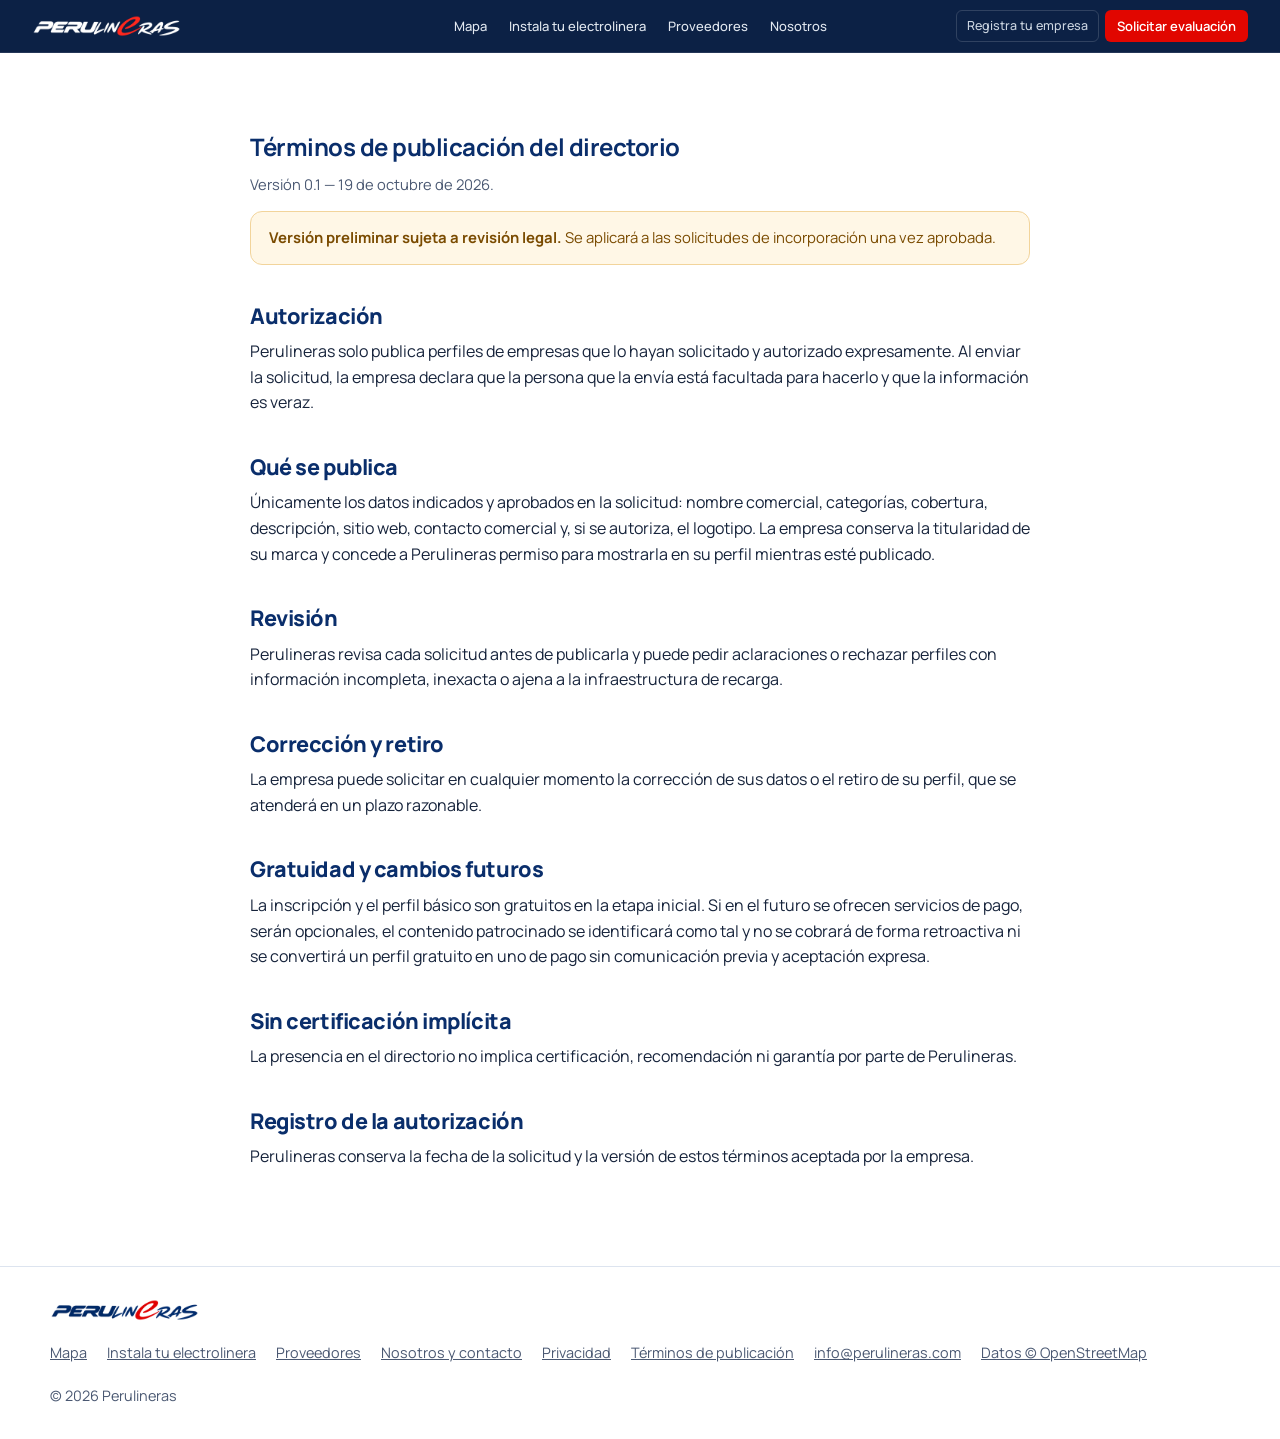
<file: terminos/index.html>
<!doctype html>
<html lang="es-PE">
<head>
  <meta charset="utf-8">
  <meta name="viewport" content="width=device-width,initial-scale=1">
  <title>Términos de publicación del directorio | Perulineras</title>
  <meta name="description" content="Condiciones para publicar el perfil de una empresa en el directorio de proveedores de Perulineras.">
  <link rel="canonical" href="https://www.perulineras.com/terminos/">
  <meta name="theme-color" content="#051a3f">
  <meta property="og:type" content="website">
  <meta property="og:locale" content="es_PE">
  <meta property="og:site_name" content="Perulineras">
  <meta property="og:title" content="Términos de publicación del directorio | Perulineras">
  <meta property="og:description" content="Condiciones para publicar el perfil de una empresa en el directorio de proveedores de Perulineras.">
  <meta property="og:url" content="https://www.perulineras.com/terminos/">
  <meta property="og:image" content="https://www.perulineras.com/assets/og-perulineras.png">
  <meta property="og:image:width" content="1200">
  <meta property="og:image:height" content="630">
  <meta name="twitter:card" content="summary_large_image">
  <link rel="icon" type="image/png" sizes="32x32" href="/assets/favicon-32.png">
  <link rel="apple-touch-icon" href="/assets/apple-touch-icon.png">
  <link rel="stylesheet" href="/assets/estilos.css">
</head>
<body>
  <a class="saltar" href="#contenido">Saltar al contenido</a>

  <header class="header">
    <div class="header-interior">
      <a class="marca" href="/" aria-label="Perulineras, inicio">
        <img src="/assets/logo-perulineras-oscuro.png" alt="Perulineras" width="788" height="116">
      </a>
      <nav class="nav" id="nav-principal" aria-label="Principal">
        <a href="/mapa/">Mapa</a>
        <a href="/instala/">Instala tu electrolinera</a>
        <a href="/proveedores/">Proveedores</a>
        <a href="/nosotros/">Nosotros</a>
        <a class="solo-movil" href="/proveedores/#registro">Registra tu empresa</a>
      </nav>
      <div class="header-acciones">
        <a class="chip" href="/proveedores/#registro">Registra tu empresa</a>
        <a class="boton-header" href="/instala/#solicitud">Solicitar evaluación</a>
        <button class="menu-boton" type="button" aria-expanded="false" aria-controls="nav-principal" aria-label="Abrir menú">
          <svg viewBox="0 0 24 24" fill="none" stroke="currentColor" stroke-width="2" stroke-linecap="round" aria-hidden="true"><path d="M4 7h16M4 12h16M4 17h16"/></svg>
        </button>
      </div>
    </div>
  </header>

  <main id="contenido">
    <section class="seccion">
      <div class="contenedor estrecho texto-legal">
        <h1>Términos de publicación del directorio</h1>
        <p class="version">Versión 0.1 — 19 de octubre de 2026.</p>
        <div class="aviso"><p><strong>Versión preliminar sujeta a revisión legal.</strong> Se aplicará a las solicitudes de incorporación una vez aprobada.</p></div>

        <h2>Autorización</h2>
        <p>Perulineras solo publica perfiles de empresas que lo hayan solicitado y autorizado expresamente. Al enviar la solicitud, la empresa declara que la persona que la envía está facultada para hacerlo y que la información es veraz.</p>

        <h2>Qué se publica</h2>
        <p>Únicamente los datos indicados y aprobados en la solicitud: nombre comercial, categorías, cobertura, descripción, sitio web, contacto comercial y, si se autoriza, el logotipo. La empresa conserva la titularidad de su marca y concede a Perulineras permiso para mostrarla en su perfil mientras esté publicado.</p>

        <h2>Revisión</h2>
        <p>Perulineras revisa cada solicitud antes de publicarla y puede pedir aclaraciones o rechazar perfiles con información incompleta, inexacta o ajena a la infraestructura de recarga.</p>

        <h2>Corrección y retiro</h2>
        <p>La empresa puede solicitar en cualquier momento la corrección de sus datos o el retiro de su perfil, que se atenderá en un plazo razonable.</p>

        <h2>Gratuidad y cambios futuros</h2>
        <p>La inscripción y el perfil básico son gratuitos en la etapa inicial. Si en el futuro se ofrecen servicios de pago, serán opcionales, el contenido patrocinado se identificará como tal y no se cobrará de forma retroactiva ni se convertirá un perfil gratuito en uno de pago sin comunicación previa y aceptación expresa.</p>

        <h2>Sin certificación implícita</h2>
        <p>La presencia en el directorio no implica certificación, recomendación ni garantía por parte de Perulineras.</p>

        <h2>Registro de la autorización</h2>
        <p>Perulineras conserva la fecha de la solicitud y la versión de estos términos aceptada por la empresa.</p>
      </div>
    </section>
  </main>

  <footer class="footer">
    <div class="contenedor footer-interior">
      <img src="/assets/logo-perulineras.png" alt="Perulineras" width="788" height="116">
      <nav aria-label="Pie de página">
        <a href="/mapa/">Mapa</a>
        <a href="/instala/">Instala tu electrolinera</a>
        <a href="/proveedores/">Proveedores</a>
        <a href="/nosotros/">Nosotros y contacto</a>
        <a href="/privacidad/">Privacidad</a>
        <a href="/terminos/">Términos de publicación</a>
        <a href="mailto:info@perulineras.com">info@perulineras.com</a>
        <a href="https://www.openstreetmap.org/copyright" target="_blank" rel="noopener">Datos © OpenStreetMap</a>
      </nav>
      <span>© 2026 Perulineras</span>
    </div>
  </footer>

  <script src="/assets/sitio.js"></script>
</body>
</html>
</file>
<file: assets/estilos.css>
/* Perulineras — estilos compartidos */
@font-face{font-family:Manrope;font-style:normal;font-weight:400 800;font-display:swap;src:url(fuentes/manrope-latin.woff2) format("woff2");unicode-range:U+0000-00FF,U+0131,U+0152-0153,U+02BB-02BC,U+02C6,U+02DA,U+02DC,U+0304,U+0308,U+0329,U+2000-206F,U+20AC,U+2122,U+2191,U+2193,U+2212,U+2215,U+FEFF,U+FFFD}
:root{
  --azul:#0a2e6b;
  --azul-medio:#1f4a94;
  --azul-suave:#eef3fb;
  --rojo:#e10600;
  --rojo-hover:#b80500;
  --rojo-claro:#ff3b30;
  --ambar-fondo:#fff7e6;
  --ambar-borde:#f2d49b;
  --ambar-texto:#7a4b00;
  --verde-fondo:#eaf7ef;
  --verde-texto:#16613a;
  --texto:#16233b;
  --texto-suave:#4a5872;
  --borde:#dde4ef;
  --fondo:#ffffff;
  --fondo-alt:#f6f8fc;
  --radio:14px;
  --sombra:0 1px 2px rgba(10,46,107,.06),0 8px 24px rgba(10,46,107,.08);
  --ancho:1180px;
  --alto-header:52px;
  font-family:Manrope,system-ui,-apple-system,"Segoe UI",Roboto,"Helvetica Neue",Arial,sans-serif;
  color-scheme:light;
}
*,*::before,*::after{box-sizing:border-box}
html{scroll-behavior:smooth;scroll-padding-top:calc(var(--alto-header) + 16px)}
@media (prefers-reduced-motion:reduce){html{scroll-behavior:auto}*{transition:none!important;animation:none!important}}
body{margin:0;overflow-x:clip;background:var(--fondo);color:var(--texto);line-height:1.6;-webkit-font-smoothing:antialiased}
img{max-width:100%;display:block}
a{color:var(--azul-medio)}
h1,h2,h3{color:var(--azul);line-height:1.15;margin:0 0 .5em;letter-spacing:-.02em}
p{margin:0 0 1em}
.contenedor{width:min(var(--ancho),100% - 32px);margin-inline:auto}
.estrecho{max-width:780px}

/* Accesibilidad */
.saltar{position:absolute;left:16px;top:-60px;z-index:2000;background:var(--azul);color:#fff;padding:10px 16px;border-radius:8px;text-decoration:none;font-weight:600}
.saltar:focus{top:12px}
:focus-visible{outline:3px solid var(--rojo);outline-offset:3px;border-radius:4px}
.sr{position:absolute;width:1px;height:1px;padding:0;margin:-1px;overflow:hidden;clip:rect(0,0,0,0);white-space:nowrap;border:0}

/* Botones */
.boton{display:inline-flex;align-items:center;justify-content:center;gap:.5em;min-height:44px;padding:.65em 1.25em;border-radius:999px;font-weight:650;font-size:1rem;font-family:inherit;text-decoration:none;border:2px solid transparent;cursor:pointer;transition:background .15s,color .15s,border-color .15s,transform .15s}
.boton:hover{transform:translateY(-1px)}
.boton-primario{background:var(--rojo);color:#fff}
.boton-primario:hover{background:var(--rojo-hover)}
.boton-secundario{background:#fff;color:var(--azul);border-color:var(--borde)}
.boton-secundario:hover{border-color:var(--azul)}
.boton svg{width:1.1em;height:1.1em;flex:none}
.boton:disabled{opacity:.5;cursor:not-allowed;transform:none}

/* Header (diseño heredado de electromovilidad.la, con colores Perulineras) */
.header{position:sticky;top:0;z-index:1000;background:rgba(5,26,63,.97);border-bottom:1px solid rgba(255,255,255,.1);-webkit-backdrop-filter:blur(8px);backdrop-filter:blur(8px)}
.header :focus-visible{outline-color:#fff}
.header-interior{position:relative;height:var(--alto-header);display:flex;align-items:center;justify-content:space-between;gap:16px;padding:0 16px}
@media (min-width:640px){.header-interior{padding:0 24px}}
@media (min-width:1024px){.header-interior{padding:0 32px}}
.marca{flex:none;display:flex;align-items:center;height:32px;line-height:0}
.marca img{height:22px;width:auto}
.nav{position:absolute;left:50%;top:50%;transform:translate(-50%,-50%);display:flex;align-items:center;gap:2px}
.nav a{position:relative;color:#e2e8f0;text-decoration:none;font-size:13px;font-weight:500;padding:6px 10px;border-radius:6px;white-space:nowrap;transition:color .15s}
.nav a:hover{color:#fff}
.nav a[aria-current="page"]{color:#fff}
.nav a[aria-current="page"]::after{content:"";position:absolute;left:10px;right:10px;bottom:2px;height:2px;border-radius:999px;background:var(--rojo-claro)}
.nav .solo-movil{display:none}
.header-acciones{display:flex;align-items:center;justify-content:flex-end;gap:6px}
.chip{display:inline-flex;align-items:center;gap:6px;height:32px;padding:0 10px;border:1px solid rgba(255,255,255,.15);border-radius:6px;color:#cbd5e1;font-size:12.5px;font-weight:500;text-decoration:none;white-space:nowrap;transition:border-color .15s,color .15s}
.chip:hover{border-color:rgba(255,255,255,.3);color:#fff}
.boton-header{display:inline-flex;align-items:center;height:32px;padding:0 12px;border-radius:6px;background:var(--rojo);color:#fff;font-size:13px;font-weight:600;text-decoration:none;white-space:nowrap;transition:background .15s}
.boton-header:hover{background:var(--rojo-hover)}
.menu-boton{display:none;width:32px;height:32px;padding:0;border:1px solid rgba(255,255,255,.2);background:transparent;border-radius:6px;color:#cbd5e1;cursor:pointer;align-items:center;justify-content:center}
.menu-boton:hover{color:#fff}
.menu-boton svg{width:16px;height:16px}
@media (max-width:1180px){.header-acciones .chip{display:none}}
@media (max-width:960px){
  .menu-boton{display:inline-flex}
  .nav{display:none;position:absolute;left:auto;right:16px;top:calc(100% + 8px);transform:none;width:15rem;flex-direction:column;align-items:stretch;gap:0;padding:4px 0;background:#051a3f;border:1px solid rgba(255,255,255,.1);border-radius:8px;box-shadow:0 18px 40px rgba(0,0,0,.35)}
  .nav.abierto{display:flex}
  .nav a{padding:9px 14px;border-radius:0}
  .nav a:hover{background:rgba(255,255,255,.06)}
  .nav a:focus-visible{outline-offset:-3px}
  .nav a[aria-current="page"]::after{left:0;right:auto;top:8px;bottom:8px;width:2px;height:auto}
  .nav .solo-movil{display:block;border-top:1px solid rgba(255,255,255,.1);margin-top:4px;padding-top:11px;color:#cbd5e1}
}
@media (max-width:420px){.boton-header{padding:0 10px;font-size:12.5px}}

/* Etiquetas y estados */
.etiqueta{display:inline-flex;align-items:center;gap:.5em;font-size:.78rem;font-weight:700;letter-spacing:.14em;text-transform:uppercase;color:var(--azul-medio);margin-bottom:14px}
.etiqueta::before{content:"";width:8px;height:8px;border-radius:50%;background:var(--rojo)}
.estado{display:inline-block;font-size:.72rem;font-weight:700;letter-spacing:.06em;text-transform:uppercase;padding:3px 9px;border-radius:999px;vertical-align:middle}
.estado-disponible{background:var(--verde-fondo);color:var(--verde-texto)}
.estado-proximamente{background:var(--ambar-fondo);color:var(--ambar-texto)}
.aviso{background:var(--ambar-fondo);border:1px solid var(--ambar-borde);color:var(--ambar-texto);border-radius:12px;padding:14px 18px;font-size:.93rem}
.aviso p{margin:0}
.aviso p+p{margin-top:.5em}
.aviso a{color:inherit;font-weight:650}
.aviso-ok{background:var(--verde-fondo);border-color:#b7e1c6;color:var(--verde-texto)}

/* Portada: mapa protagonista */
.portada{padding:28px 0 40px;background:linear-gradient(180deg,#fff 0%,var(--fondo-alt) 100%)}
.portada-cabecera{display:flex;justify-content:space-between;align-items:flex-end;gap:24px;margin-bottom:18px;flex-wrap:wrap}
.portada-cabecera h1{font-size:clamp(1.9rem,4vw,2.8rem);font-weight:800;letter-spacing:-.035em;margin:0 0 .2em}
.portada-cabecera p{margin:0;color:var(--texto-suave);font-size:1.05rem}
.buscador-portada{flex:0 1 380px;min-width:min(100%,280px)}
.mapa-tarjeta{position:relative;margin:0;border-radius:20px;overflow:hidden;background:#fff;border:1px solid var(--borde);box-shadow:var(--sombra)}
.mapa-tarjeta .mapa{height:clamp(420px,66vh,680px)}
.mapa-pie{display:flex;justify-content:space-between;align-items:center;gap:8px 16px;padding:12px 16px;font-size:.88rem;color:var(--texto-suave);border-top:1px solid var(--borde);flex-wrap:wrap}
.mapa-pie strong{color:var(--azul)}
.mapa-pie nav{display:flex;gap:16px;flex-wrap:wrap}
.mapa-pie a{font-weight:600}
.sin-resultados{position:absolute;z-index:500;left:50%;top:16px;transform:translateX(-50%);background:#fff;border:1px solid var(--borde);border-radius:999px;padding:8px 16px;font-size:.9rem;box-shadow:var(--sombra)}

/* Mapa (Leaflet) */
.mapa{background:#e8eef5}
.mapa .leaflet-control-attribution{font-size:11px}
.mapa .leaflet-tile-pane{filter:saturate(.55) brightness(1.04)}
.punto{display:flex;align-items:center;justify-content:center;box-sizing:border-box;width:100%;height:100%;border-radius:50%;background:var(--rojo);border:3px solid #fff;box-shadow:0 0 0 1px rgba(10,46,107,.35),0 2px 6px rgba(10,46,107,.35);transition:transform .15s}
.punto-dc{background:var(--azul);color:#fff}
.punto-dc svg{width:62%;height:62%}
.punto-sd{background:#fff;border-color:var(--rojo)}
.punto-activo{box-shadow:0 0 0 4px rgba(225,6,0,.3),0 2px 8px rgba(10,46,107,.45)}
.leaflet-marker-icon:hover .punto{transform:scale(1.15)}
.leyenda{display:flex;gap:4px 12px;flex-wrap:wrap;background:rgba(255,255,255,.94);border-radius:10px;padding:6px 10px;font-size:12px;color:var(--texto);box-shadow:0 1px 4px rgba(10,46,107,.2)}
.leyenda span{display:inline-flex;align-items:center;gap:6px}
.leyenda .punto{width:14px;height:14px;border-width:2px}
.leyenda .punto-dc{width:16px;height:16px}
.popup-linea{margin:0 0 8px;color:var(--texto-suave)}
.popup-linea strong{color:var(--azul)}
.leaflet-popup-content-wrapper{border-radius:12px}
.leaflet-popup-content{margin:14px 16px;font:inherit;font-size:.9rem;line-height:1.45;min-width:220px}
.popup h3{font-size:1rem;margin:0 0 .35em}
.popup dl{display:grid;grid-template-columns:auto 1fr;gap:2px 10px;margin:0 0 10px}
.popup dt{color:var(--texto-suave)}
.popup dd{margin:0;color:var(--texto)}
.popup .sin-dato{color:var(--texto-suave);font-style:italic}
.popup-verificacion{margin:0 0 10px;padding:8px 10px;border-radius:8px;font-size:.8rem;background:var(--ambar-fondo);color:var(--ambar-texto)}
.popup-verificacion.verificada{background:var(--verde-fondo);color:var(--verde-texto)}
.popup-enlaces{display:flex;gap:12px;flex-wrap:wrap}
.popup-enlaces a{font-weight:600}

/* Buscador */
.buscador{width:100%;min-height:44px;padding:.5em .95em;border:1px solid var(--borde);border-radius:10px;font:inherit;color:var(--texto);background:#fff}
.buscador:focus-visible{border-color:var(--azul);outline-offset:1px}

/* Secciones */
.seccion{padding:80px 0}
.seccion-alt{background:var(--fondo-alt)}
.seccion-cabecera{max-width:720px;margin-bottom:40px}
.seccion h2{font-size:clamp(1.65rem,3.2vw,2.35rem);font-weight:800}
.seccion-cabecera p{font-size:1.08rem;color:var(--texto-suave)}
.tarjetas{display:grid;grid-template-columns:repeat(3,1fr);gap:20px}
.tarjetas-2{grid-template-columns:repeat(2,1fr)}
.tarjeta{background:#fff;border:1px solid var(--borde);border-radius:var(--radio);padding:26px;display:flex;flex-direction:column}
.tarjeta h3{font-size:1.12rem}
.tarjeta p{color:var(--texto-suave)}
.tarjeta>:last-child{margin-bottom:0}
.tarjeta .boton{margin-top:auto;align-self:flex-start}
.tarjeta ul{color:var(--texto-suave);padding-left:1.2em;margin:0 0 1em}
.icono{width:44px;height:44px;border-radius:12px;display:grid;place-items:center;background:var(--azul-suave);color:var(--azul);margin-bottom:16px;flex:none}
.icono svg{width:22px;height:22px}
.nota{margin-top:24px;font-size:.92rem;color:var(--texto-suave);max-width:780px}
.dos-columnas{display:grid;grid-template-columns:1fr 1fr;gap:56px;align-items:start}
.pasos{list-style:none;margin:0;padding:0;counter-reset:paso;display:grid;gap:14px}
.pasos li{counter-increment:paso;position:relative;background:#fff;border:1px solid var(--borde);border-radius:var(--radio);padding:18px 20px 18px 66px}
.pasos li::before{content:counter(paso);position:absolute;left:18px;top:18px;width:32px;height:32px;border-radius:50%;display:grid;place-items:center;background:var(--azul);color:#fff;font-weight:700;font-size:.9rem}
.pasos strong{display:block;color:var(--azul)}
.pasos span{color:var(--texto-suave);font-size:.95rem}
.lista-check{list-style:none;margin:0 0 1em;padding:0;display:grid;gap:8px}
.lista-check li{position:relative;padding-left:28px;color:var(--texto-suave)}
.lista-check li::before{content:"";position:absolute;left:4px;top:.45em;width:12px;height:7px;border-left:2.5px solid var(--rojo);border-bottom:2.5px solid var(--rojo);transform:rotate(-45deg)}
.cta{background:var(--azul);color:#fff;border-radius:24px;padding:52px;display:grid;grid-template-columns:1.4fr 1fr;gap:40px;align-items:center}
.cta h2{color:#fff}
.cta p{color:#c9d6ee;font-size:1.06rem;margin:0}
.cta .acciones{justify-content:flex-end}
.cta .boton-secundario{background:transparent;color:#fff;border-color:rgba(255,255,255,.4)}
.cta .boton-secundario:hover{border-color:#fff}
.cta :focus-visible{outline-color:#fff}
.acciones{display:flex;flex-wrap:wrap;gap:12px}

/* Cabecera de páginas internas */
.pagina-cabecera{padding:56px 0 48px;background:linear-gradient(180deg,#fff 0%,var(--fondo-alt) 100%);border-bottom:1px solid var(--borde)}
.pagina-cabecera h1{font-size:clamp(2rem,4.6vw,3.2rem);font-weight:800;letter-spacing:-.035em}
.pagina-cabecera .entradilla{font-size:1.15rem;color:var(--texto-suave);max-width:40em;margin-bottom:24px}

/* Formularios */
.formulario{background:#fff;border:1px solid var(--borde);border-radius:18px;padding:32px;box-shadow:var(--sombra)}
.formulario fieldset{border:0;margin:0;padding:0;min-width:0}
.formulario fieldset:disabled{opacity:.6}
.campos-form{display:grid;grid-template-columns:1fr 1fr;gap:18px 20px;margin:20px 0}
.campo{display:flex;flex-direction:column;gap:6px}
.campo-ancho{grid-column:1/-1}
.campo label,.campo legend{font-weight:650;color:var(--azul);font-size:.93rem;padding:0}
.campo .ayuda{font-size:.82rem;color:var(--texto-suave)}
.campo input,.campo select,.campo textarea{font:inherit;color:var(--texto);background:#fff;border:1px solid #c5cfdf;border-radius:10px;padding:.6em .8em;min-height:44px;width:100%}
.campo textarea{min-height:120px;resize:vertical}
.campo input:focus-visible,.campo select:focus-visible,.campo textarea:focus-visible{border-color:var(--azul);outline-offset:1px}
.opciones{display:grid;grid-template-columns:repeat(2,minmax(0,1fr));gap:6px 16px;border:0;margin:0;padding:0}
.opciones legend{margin-bottom:8px;padding:0;font-weight:650;color:var(--azul);font-size:.93rem}
.opcion{display:flex;gap:10px;align-items:flex-start;font-size:.93rem;color:var(--texto)}
.opcion input{width:18px;height:18px;min-height:0;margin:.2em 0 0;flex:none;accent-color:var(--azul)}
.consentimientos{display:grid;gap:10px;margin:8px 0 22px;padding-top:18px;border-top:1px solid var(--borde)}
.formulario .aviso{margin-bottom:8px}
.formulario [data-resultado]{margin-top:16px}
@media (max-width:620px){
  .formulario{padding:22px 18px}
  .campos-form,.opciones{grid-template-columns:1fr}
}

/* Textos legales */
.texto-legal h2{font-size:1.35rem;margin-top:1.8em}
.texto-legal li{margin-bottom:.4em}
.texto-legal .version{color:var(--texto-suave);font-size:.92rem}

@media (max-width:960px){
  .seccion{padding:60px 0}
  .tarjetas{grid-template-columns:1fr 1fr}
  .dos-columnas,.cta{grid-template-columns:1fr;gap:32px}
  .cta{padding:36px 24px}
  .cta .acciones{justify-content:flex-start}
  .pagina-cabecera{padding:40px 0 36px}
}
@media (max-width:620px){
  .tarjetas,.tarjetas-2{grid-template-columns:1fr}
  .acciones .boton{width:100%}
  .portada{padding-top:20px}
  .mapa-tarjeta .mapa{height:62vh;min-height:360px}
}

/* Footer */
.footer{border-top:1px solid var(--borde);padding:32px 0;font-size:.9rem;color:var(--texto-suave)}
.footer-interior{display:flex;justify-content:space-between;align-items:center;gap:20px;flex-wrap:wrap}
.footer img{height:22px;width:auto}
.footer nav{display:flex;gap:8px 20px;flex-wrap:wrap}
.footer a{color:var(--texto-suave)}
.footer a:hover{color:var(--azul)}

/* Página del mapa */
.pagina-mapa{height:100dvh;display:flex;flex-direction:column;overflow:hidden}
.mapa-layout{flex:1;display:grid;grid-template-columns:360px 1fr;min-height:0}
.panel{border-right:1px solid var(--borde);display:flex;flex-direction:column;min-height:0;background:#fff}
.panel-vista{display:flex;flex-direction:column;flex:1;min-height:0}
.panel[data-con-ficha] .panel-vista{display:none}
.panel-cabecera{padding:20px 20px 14px;border-bottom:1px solid var(--borde)}
.panel-cabecera h1{font-size:1.3rem;margin-bottom:.25em}
.panel-cabecera p{font-size:.88rem;color:var(--texto-suave);margin:0 0 12px}
.lista{list-style:none;margin:0;padding:8px;overflow-y:auto;flex:1}
.lista button{all:unset;box-sizing:border-box;display:grid;grid-template-columns:22px 1fr;column-gap:10px;align-items:start;width:100%;padding:12px 14px;border-radius:10px;cursor:pointer}
.lista button>*{grid-column:2}
.lista button>.punto{grid-column:1;grid-row:1 / span 3;width:16px;height:16px;margin:3px auto 0;border-width:2px}
.lista button>.punto-dc{width:20px;height:20px;margin-top:1px}
.lista button:hover,.lista button[aria-pressed="true"]{background:var(--azul-suave)}
.lista button:focus-visible{outline:3px solid var(--rojo);outline-offset:-3px}
.lista strong{display:block;color:var(--azul);font-size:.95rem}
.lista span{font-size:.83rem;color:var(--texto-suave)}
.lista .vacio{padding:16px;color:var(--texto-suave);font-size:.9rem}
.panel-pie{padding:14px 20px;border-top:1px solid var(--borde);font-size:.82rem;color:var(--texto-suave)}
.panel-pie p{margin:0 0 .4em}
.panel-aviso{display:flex;gap:8px}
.panel-aviso .ico{margin-top:.2em;color:var(--azul-medio)}
.mapa-completo{height:100%;min-height:0}
.lista .lista-carga{display:block;margin-top:2px;font-size:.78rem;font-weight:600;color:var(--azul-medio)}
.lista .lista-dc{color:var(--azul)}

/* Filtros */
.filtros{display:grid;gap:10px;margin-top:12px}
.filtro{border:0;margin:0;padding:0;min-width:0}
.ico{width:1.1em;height:1.1em;flex:none}
.buscador-icono{position:relative}
.buscador-icono .ico{position:absolute;left:12px;top:50%;transform:translateY(-50%);color:var(--texto-suave);pointer-events:none}
.buscador-icono .buscador{padding-left:2.4em}
.filtro legend,.filtro label{display:flex;align-items:center;gap:5px;padding:0;margin-bottom:5px;font-size:.75rem;font-weight:700;letter-spacing:.06em;text-transform:uppercase;color:var(--texto-suave)}
.chips{display:flex;flex-wrap:wrap;gap:6px}
.chip-filtro{display:inline-flex;align-items:center;gap:6px;min-height:32px;padding:0 12px;border:1px solid var(--borde);border-radius:999px;background:#fff;color:var(--azul);font:inherit;font-size:.84rem;font-weight:600;cursor:pointer;transition:background .15s,border-color .15s}
.chip-filtro:hover{border-color:var(--azul-medio)}
.chip-filtro[aria-pressed="true"]{background:var(--azul);border-color:var(--azul);color:#fff}
.chip-filtro .punto{width:14px;height:14px;border-width:2px}
.chip-filtro .punto-dc{width:18px;height:18px}
.chip-filtro[aria-pressed="true"] .punto{box-shadow:0 0 0 1px rgba(255,255,255,.5)}
.chip-cuenta{font-size:.74rem;font-weight:700;opacity:.7}
.selector{width:100%;min-height:38px;padding:0 .7em;border:1px solid var(--borde);border-radius:10px;background:#fff;color:var(--texto);font:inherit;font-size:.9rem}
.resultado{display:flex;justify-content:space-between;align-items:center;gap:8px;margin:12px 0 0!important}
.boton-texto{display:inline-flex;align-items:center;gap:4px;border:0;background:none;padding:4px 0;font:inherit;font-weight:650;color:var(--rojo);cursor:pointer}
.boton-texto:hover{text-decoration:underline}
.boton-texto[hidden]{display:none}

/* Ficha de la estación */
.ficha{flex:1;min-height:0;overflow-y:auto;background:#fff}
.ficha[hidden]{display:none}
.ficha-asa{display:none}
.ficha-barra{position:sticky;top:0;z-index:1;background:#fff;border-bottom:1px solid var(--borde);padding:8px 12px}
.ficha-volver{display:inline-flex;align-items:center;justify-content:center;border:0;background:none;padding:8px;border-radius:8px;font:inherit;font-weight:650;color:var(--azul-medio);cursor:pointer}
.ficha-volver:hover{background:var(--azul-suave)}
.ficha-volver .solo-escritorio{display:inline-flex;align-items:center;gap:6px}
.solo-movil-ficha{display:none}
.ficha-cuerpo{padding:16px 20px 24px}
.ficha h2{font-size:1.35rem;margin:0 0 .2em}
.ficha h2:focus{outline:none}
.ficha h3{font-size:.78rem;letter-spacing:.08em;text-transform:uppercase;color:var(--texto-suave);margin:22px 0 8px}
.ficha-sub{margin:0 0 10px;color:var(--texto-suave);font-size:.92rem}
.ficha-etiquetas{display:flex;flex-wrap:wrap;gap:6px;margin:0 0 16px}
.etiqueta-carga,.etiqueta-estado{display:inline-flex;align-items:center;gap:5px;padding:4px 10px;border-radius:999px;font-size:.8rem;font-weight:700}
.etiqueta-carga{background:var(--azul-suave);color:var(--azul-medio)}
.etiqueta-dc{background:var(--azul);color:#fff}
.etiqueta-carga svg,.etiqueta-estado svg{width:14px;height:14px}
.etiqueta-estado{background:var(--ambar-fondo);color:var(--ambar-texto)}
.etiqueta-estado.verificada{background:var(--verde-fondo);color:var(--verde-texto)}
.ficha-acciones{display:flex;gap:8px;flex-wrap:wrap}
.ficha-acciones .boton{flex:1 1 140px;padding-inline:1em;font-size:.95rem;white-space:nowrap}
.conectores{list-style:none;margin:0;padding:0;display:grid;grid-template-columns:repeat(auto-fill,minmax(130px,1fr));gap:8px}
.conector{display:grid;gap:2px;padding:10px 12px;border:1px solid var(--borde);border-left:4px solid var(--rojo);border-radius:10px;font-size:.84rem;color:var(--texto-suave)}
.conector-dc{border-left-color:var(--azul)}
.conector strong{color:var(--azul);font-size:.98rem}
.ficha-datos{display:grid;grid-template-columns:auto 1fr;gap:6px 14px;margin:0;font-size:.9rem}
.ficha-datos dt{display:flex;align-items:center;gap:6px;color:var(--texto-suave)}
.ficha-datos dt .ico{color:var(--azul-medio)}
.ficha-datos dd{margin:0;overflow-wrap:anywhere}
.ficha .sin-dato{color:var(--texto-suave);font-style:italic}
.ficha .popup-verificacion{font-size:.84rem}
.ficha-enlaces{display:flex;gap:16px;flex-wrap:wrap;margin:12px 0 0;font-size:.9rem;font-weight:600}
.ficha-enlaces a{display:inline-flex;align-items:center;gap:6px}
.ficha-enlaces .ico{width:1em;height:1em}

@media (max-width:820px){
  .pagina-mapa{height:auto;overflow:visible}
  .mapa-layout{grid-template-columns:minmax(0,1fr);grid-template-rows:62vh auto}
  .mapa-completo{order:-1}
  .panel{border-right:0;border-top:1px solid var(--borde)}
  .lista{max-height:none;overflow:visible}
  /* En móvil la lista sigue visible y la ficha es una hoja inferior sobre el mapa. */
  .panel[data-con-ficha] .panel-vista{display:flex}
  .ficha{position:fixed;left:0;right:0;bottom:0;z-index:1100;max-height:46dvh;border-radius:18px 18px 0 0;box-shadow:0 -6px 28px rgba(10,46,107,.25);overscroll-behavior:contain;transition:max-height .25s ease}
  .ficha[data-expandida]{max-height:88dvh}
  .ficha-asa{display:flex;justify-content:center;position:sticky;top:0;z-index:2;width:100%;height:22px;padding:8px 0 0;border:0;background:#fff;cursor:grab}
  .ficha-asa span{width:40px;height:5px;border-radius:999px;background:var(--borde)}
  .ficha-barra{position:absolute;top:10px;right:8px;border:0;padding:0;background:none}
  .ficha-volver{width:40px;height:40px;font-size:1.1rem;color:var(--texto-suave)}
  .solo-escritorio,.ficha-volver .solo-escritorio{display:none}
  .solo-movil-ficha{display:inline-flex}
  .ficha-cuerpo{padding:4px 16px 24px}
  .ficha h2{padding-right:40px}
}

/* Página de error */
.error{padding:96px 0;text-align:center}
.error h1{font-size:clamp(2rem,5vw,3rem)}
.error p{color:var(--texto-suave)}
.error .acciones{justify-content:center}
</file>
